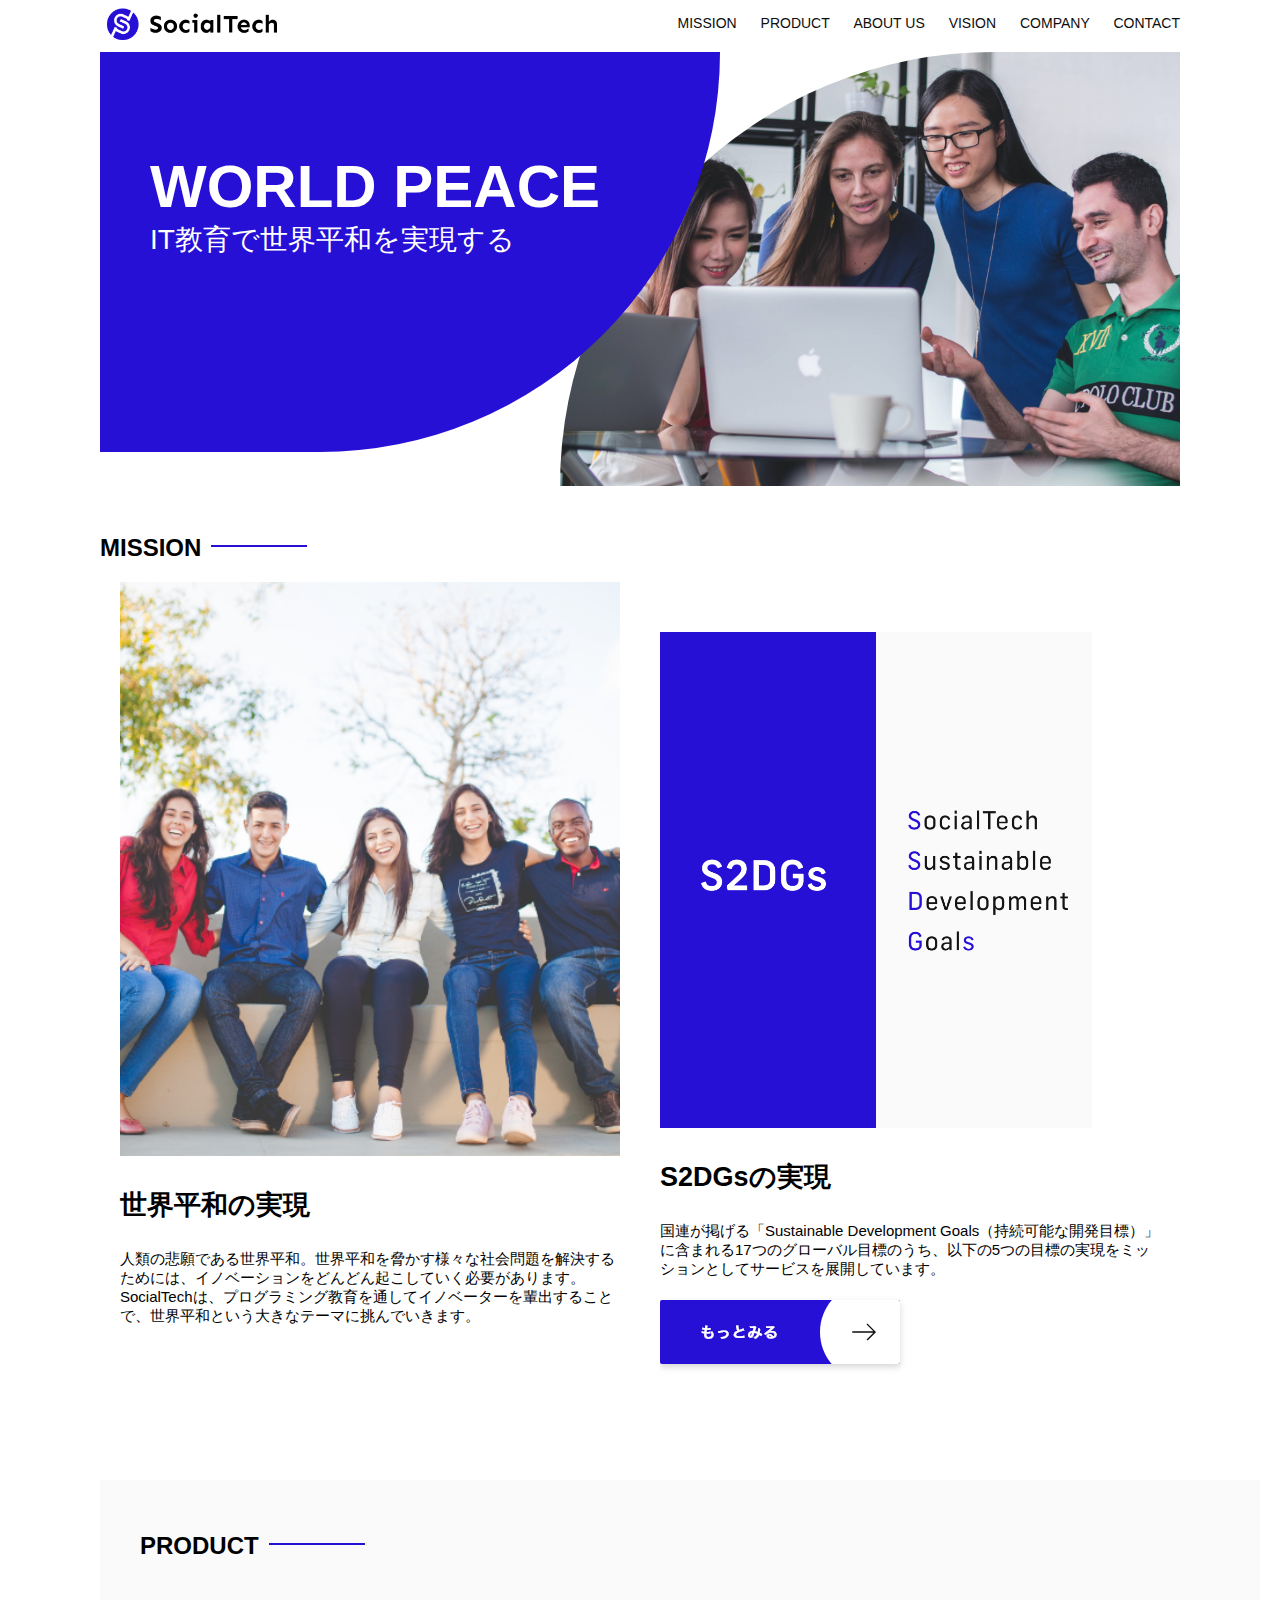
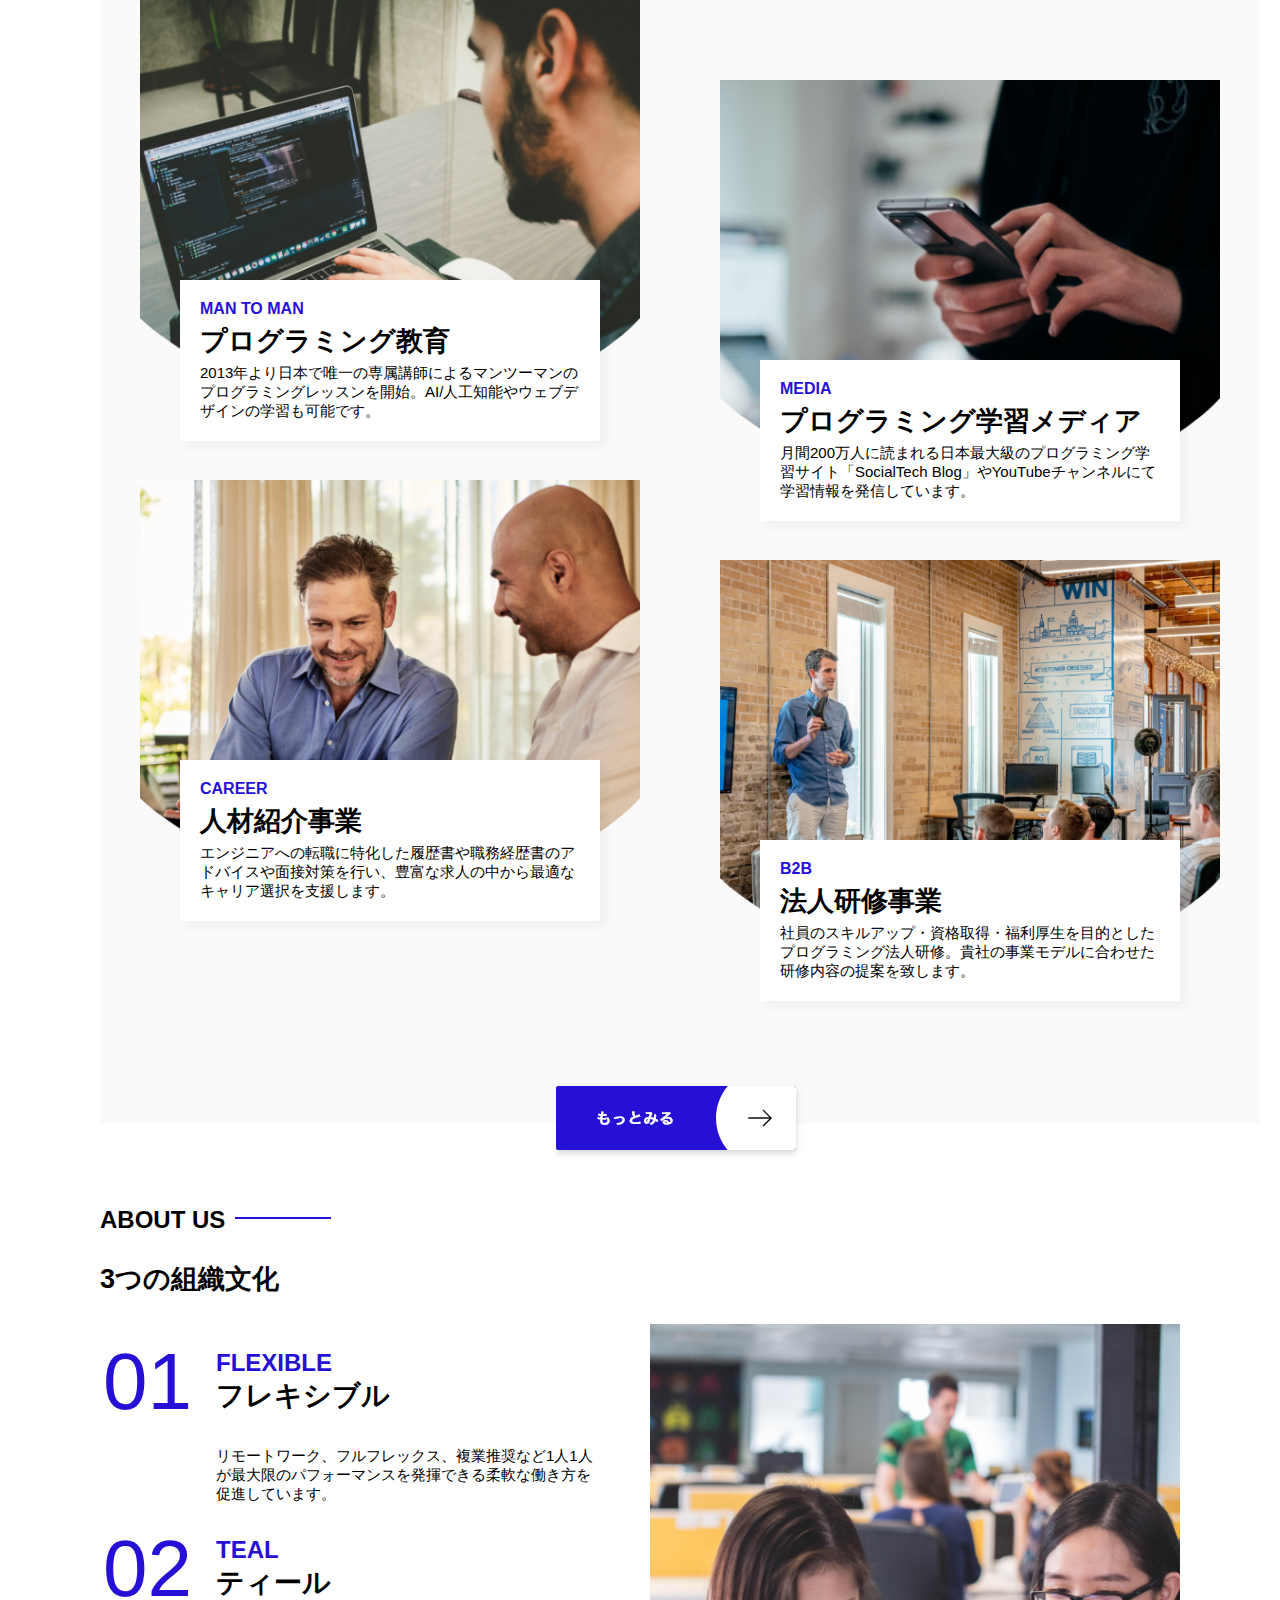
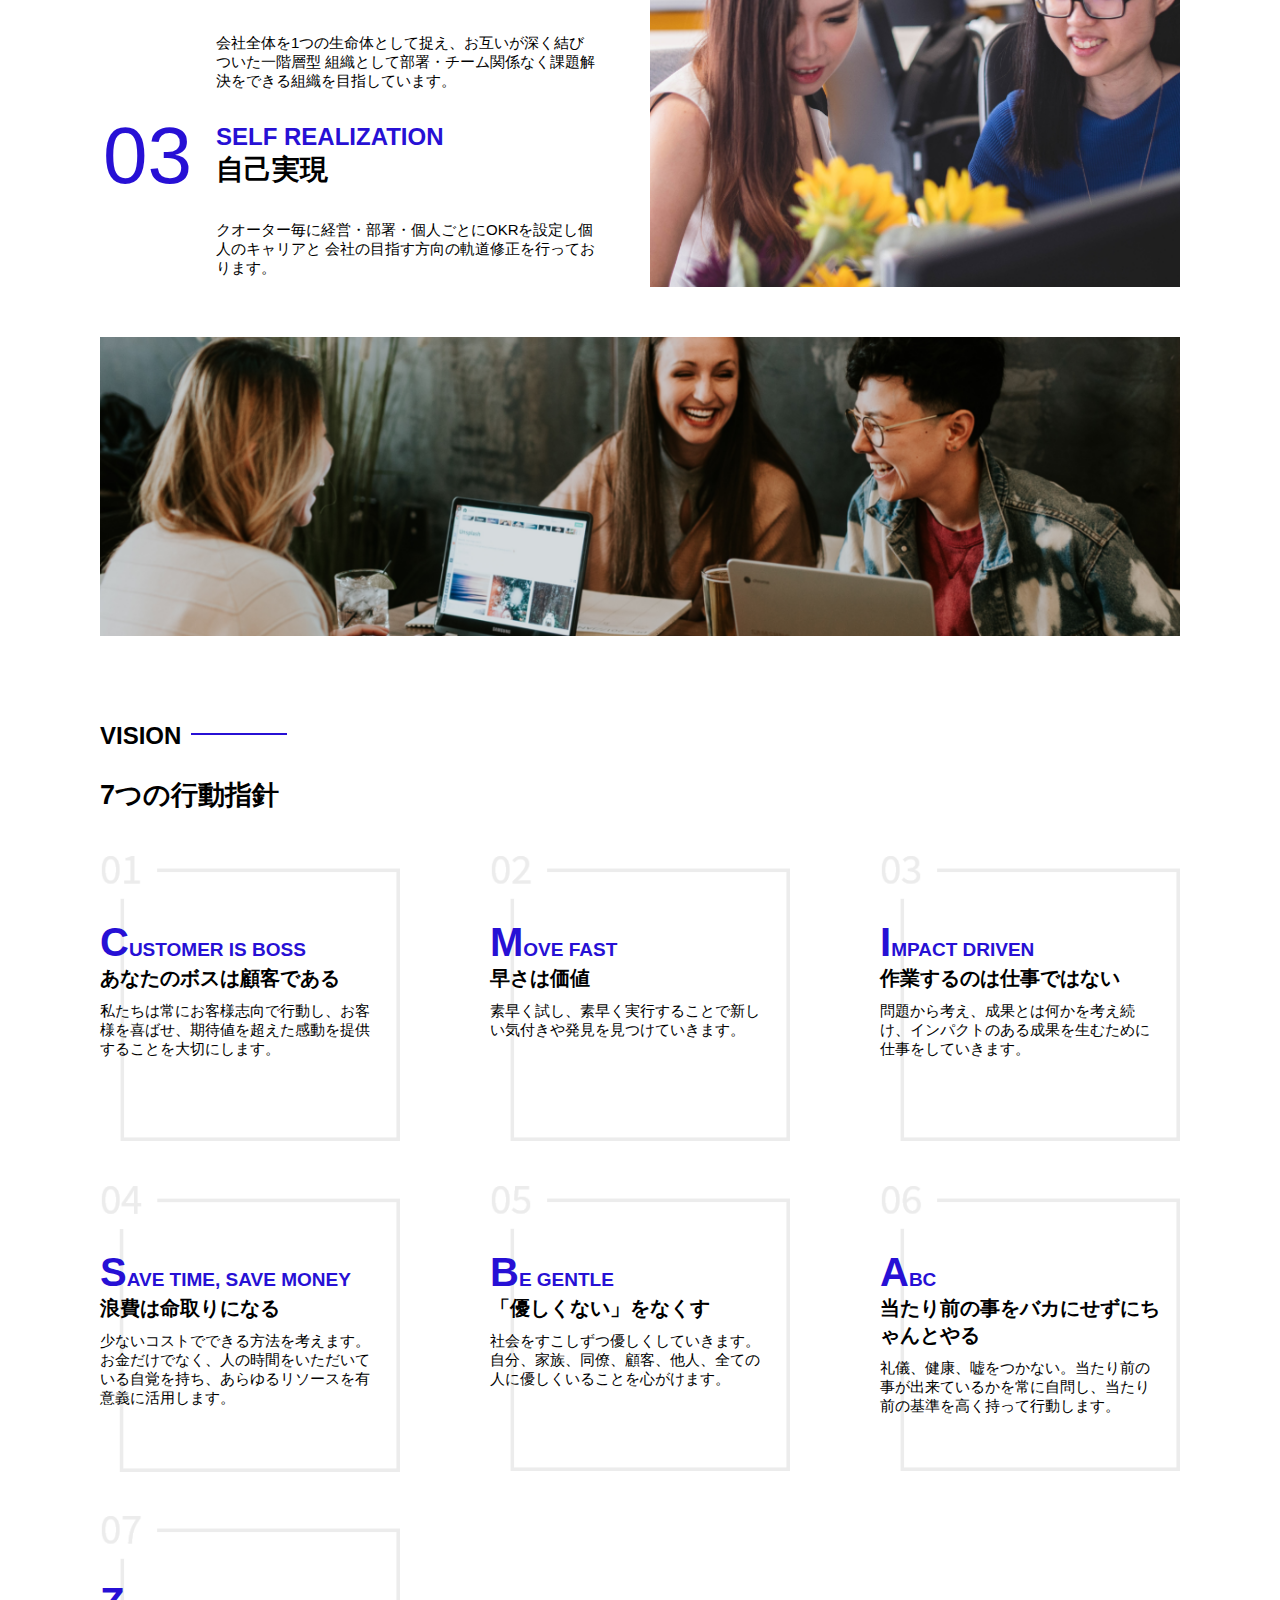
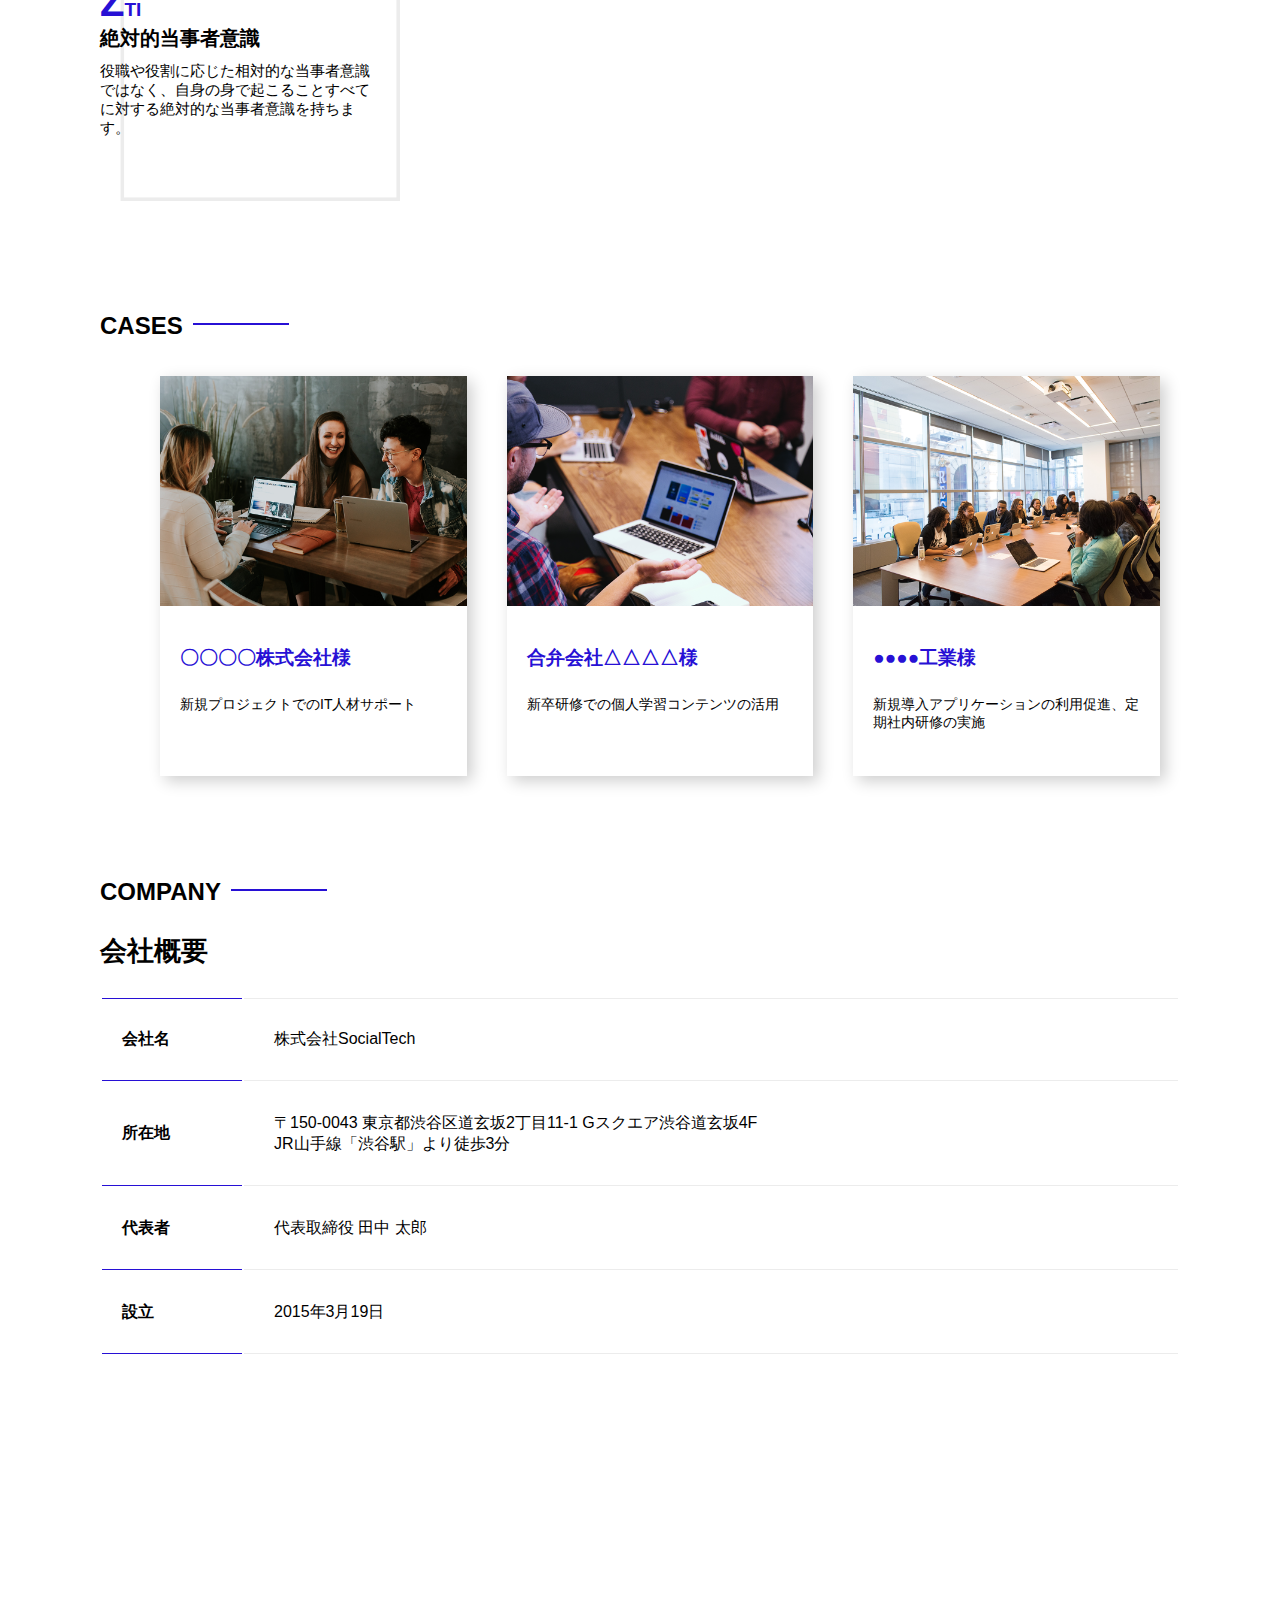
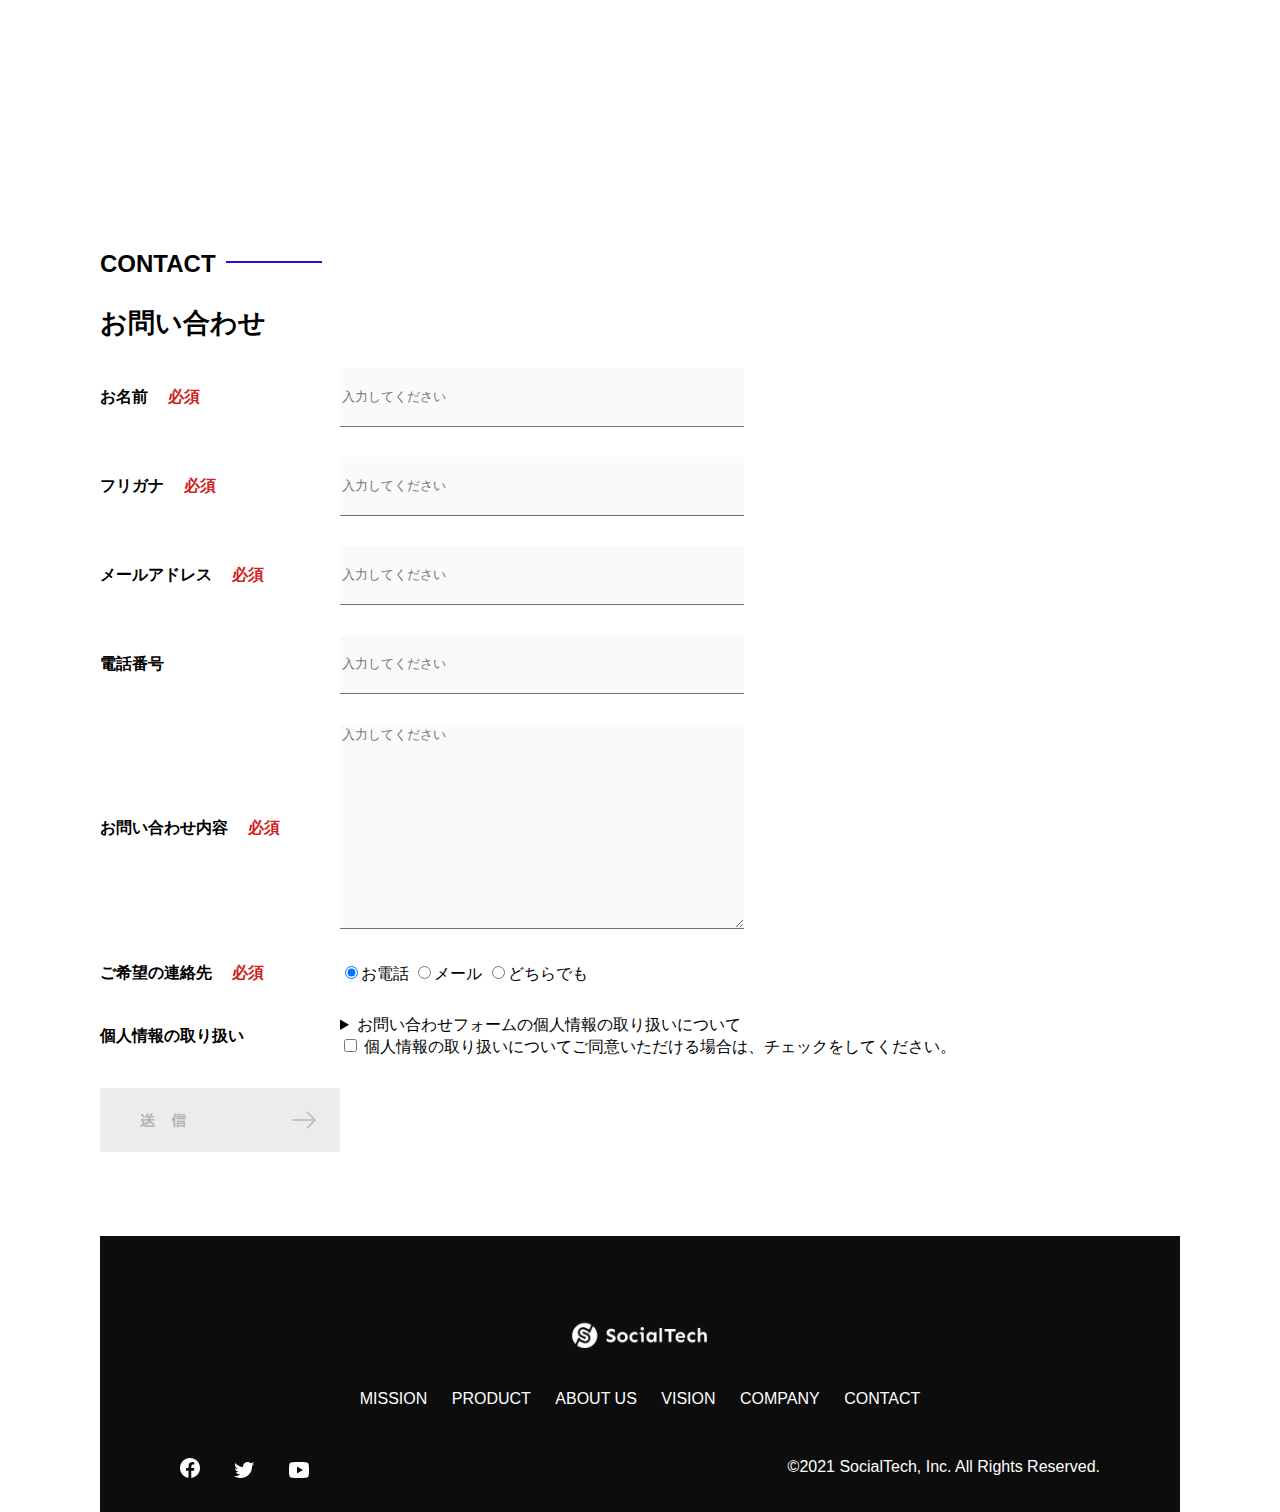
<file: kadai_012/index.html>
<!DOCTYPE html>
<html>
  <head>
    <title>SocialTech</title>
    <meta charset="UTF-8" />
    <meta
      name="description"
      content="SocialTechはEdTech業界のリーディングカンパニーを目指します。"
    />
    <meta name="viewport" content="width=device-width, initial-scale=1.0" />
    <link rel="stylesheet" href="style.css" />
  </head>
  <body>
    <!-- ヘッダー -->
    <header>
      <!-- ロゴ -->
      <a href="index.html" id="logo"
        ><img src="images/logo.png" alt="トップページに戻る"
      /></a>

      <!-- PC用ナビゲーション -->
      <nav id="nav-pc">
        <a href="mission.html">MISSION</a>
        <a href="product.html">PRODUCT</a>
        <a href="index.html#aboutus">ABOUT US</a>
        <a href="index.html#vision">VISION</a>
        <a href="index.html#company">COMPANY</a>
        <a href="index.html#contact">CONTACT</a>
      </nav>
    </header>
    <main>
      <article>
        <!-- メインビジュアル -->
        <section id="main-visual">
          <div id="main-message">
            <h1>WORLD PEACE</h1>
            <p>IT教育で世界平和を実現する</p>
          </div>
          <img
            src="images/index/index-main.png"
            alt="PCの周りに集まる多国籍の仲間たち"
          />
        </section>
        <!--ミッション-->
        <section id="mission">
          <h2 class="index-h2">MISSION</h2>
          <div id="mission-flex">
            <div>
              <img
                id="mission-photo"
                src="images/index/index-mission.png"
                alt="屋外のベンチで写真を撮影する多国籍の仲間たち"
              />
              <h3>世界平和の実現</h3>
              <p>
                人類の悲願である世界平和。世界平和を脅かす様々な社会問題を解決するためには、イノベーションをどんどん起こしていく必要があります。SocialTechは、プログラミング教育を通してイノベーターを輩出することで、世界平和という大きなテーマに挑んでいきます。
              </p>
            </div>
            <div>
              <img id="s2dgs" src="images/index/s2dgs.png" alt="S2DGs" />
              <h3>S2DGsの実現</h3>
              <p>
                国連が掲げる「Sustainable Development
                Goals（持続可能な開発目標）」に含まれる17つのグローバル目標のうち、以下の5つの目標の実現をミッションとしてサービスを展開しています。
              </p>
              <a href="mission.html">
                <img src="images/button-more.png" alt="もっとみる" />
              </a>
            </div>
          </div>
        </section>
        <!-- プロダクト -->
        <section id="product">
          <h2 class="index-h2">PRODUCT</h2>
          <div>
            <div id="product-left">
              <div>
                <img
                  class="product-photo"
                  src="images/index/index-mantoman.png"
                  alt="PCでコードを書く男性"
                />
                <div class="product-explain">
                  <span>MAN TO MAN</span>
                  <h3>プログラミング教育</h3>
                  <p>
                    2013年より日本で唯一の専属講師によるマンツーマンのプログラミングレッスンを開始。AI/人工知能やウェブデザインの学習も可能です。
                  </p>
                </div>
              </div>
              <div>
                <img
                  class="product-photo"
                  src="images/index/index-career.png"
                  alt="笑顔で話し合う2人の男性"
                />
                <div class="product-explain">
                  <span>CAREER</span>
                  <h3>人材紹介事業</h3>
                  <p>
                    エンジニアへの転職に特化した履歴書や職務経歴書のアドバイスや面接対策を行い、豊富な求人の中から最適なキャリア選択を支援します。
                  </p>
                </div>
              </div>
            </div>
            <div id="product-right">
              <div>
                <img
                  class="product-photo"
                  src="images/index/index-media.png"
                  alt="スマートフォンを操作する人"
                />
                <div class="product-explain">
                  <span>MEDIA</span>
                  <h3>プログラミング学習メディア</h3>
                  <p>
                    月間200万人に読まれる日本最大級のプログラミング学習サイト「SocialTech
                    Blog」やYouTubeチャンネルにて学習情報を発信しています。
                  </p>
                </div>
              </div>
              <div>
                <img
                  class="product-photo"
                  src="images/index/index-b2b.png"
                  alt="講演中の男性とそれを聴く人々"
                />
                <div class="product-explain">
                  <span>B2B</span>
                  <h3>法人研修事業</h3>
                  <p>
                    社員のスキルアップ・資格取得・福利厚生を目的としたプログラミング法人研修。貴社の事業モデルに合わせた研修内容の提案を致します。
                  </p>
                </div>
              </div>
            </div>
          </div>
          <div>
            <a id="product-more" href="product.html">
              <img src="images/button-more.png" alt="もっとみる" />
            </a>
          </div>
        </section>
        <!---ABOUT US-->
        <section id="aboutus">
          <h2 class="index-h2">ABOUT US</h2>
          <h3>3つの組織文化</h3>
          <div>
            <table class="culture-table">
              <tr>
                <td>
                  <span class="culture-num">01</span>
                </td>
                <td>
                  <span class="culture-en">FLEXIBLE</span>
                  <span class="culture-jp">フレキシブル</span>
                </td>
              </tr>
              <tr>
                <td>
                  <!--空のセル-->
                </td>
                <td>
                  <p class="culture-description">
                    リモートワーク、フルフレックス、複業推奨など1人1人が最大限のパフォーマンスを発揮できる柔軟な働き方を促進しています。
                  </p>
                </td>
              </tr>
              <tr>
                <td>
                  <span class="culture-num">02</span>
                </td>
                <td>
                  <span class="culture-en">TEAL</span>
                  <span class="culture-jp">ティール</span>
                </td>
              </tr>
              <tr>
                <td>
                  <!--空のセル-->
                </td>
                <td>
                  <p class="culture-description">
                    会社全体を1つの生命体として捉え、お互いが深く結びついた一階層型
                    組織として部署・チーム関係なく課題解決をできる組織を目指しています。
                  </p>
                </td>
              </tr>
              <tr>
                <td>
                  <span class="culture-num">03</span>
                </td>
                <td>
                  <span class="culture-en">SELF REALIZATION</span>
                  <span class="culture-jp">自己実現</span>
                </td>
              </tr>
              <tr>
                <td>
                  <!--空のセル-->
                </td>
                <td>
                  <p class="culture-description">
                    クオーター毎に経営・部署・個人ごとにOKRを設定し個人のキャリアと
                    会社の目指す方向の軌道修正を行っております。
                  </p>
                </td>
              </tr>
            </table>
            <img
              class="culture-img"
              src="images/index/index-aboutus1.png"
              alt="笑顔で話し合う2人の女性"
            />
          </div>
          <img
            class="culture-img2"
            src="images/index/index-aboutus2.png"
            alt="笑顔で話し合う3人の男女"
          />
        </section>
        <!-- VISION -->
        <section id="vision">
          <h2 class="index-h2">VISION</h2>
          <h3>7つの行動指針</h3>
          <div>
            <div class="vision-box">
              <img src="images/index/vision-01.png" alt="01" />
              <span>
                <h4>CUSTOMER IS BOSS</h4>
                <h5>あなたのボスは顧客である</h5>
                <p>
                  私たちは常にお客様志向で行動し、お客様を喜ばせ、期待値を超えた感動を提供することを大切にします。
                </p>
              </span>
            </div>
            <div class="vision-box">
              <img src="images/index/vision-02.png" alt="02" />
              <span>
                <h4>MOVE FAST</h4>
                <h5>早さは価値</h5>
                <p>
                  素早く試し、素早く実行することで新しい気付きや発見を見つけていきます。
                </p>
              </span>
            </div>
            <div class="vision-box">
              <img src="images/index/vision-03.png" alt="03" />
              <span>
                <h4>IMPACT DRIVEN</h4>
                <h5>作業するのは仕事ではない</h5>
                <p>
                  問題から考え、成果とは何かを考え続け、インパクトのある成果を生むために仕事をしていきます。
                </p>
              </span>
            </div>
            <div class="vision-box">
              <img src="images/index/vision-04.png" alt="04" />
              <span>
                <h4>SAVE TIME, SAVE MONEY</h4>
                <h5>浪費は命取りになる</h5>
                <p>
                  少ないコストでできる方法を考えます。お金だけでなく、人の時間をいただいている自覚を持ち、あらゆるリソースを有意義に活用します。
                </p>
              </span>
            </div>
            <div class="vision-box">
              <img src="images/index/vision-05.png" alt="05" />
              <span>
                <h4>BE GENTLE</h4>
                <h5>「優しくない」をなくす</h5>
                <p>
                  社会をすこしずつ優しくしていきます。自分、家族、同僚、顧客、他人、全ての人に優しくいることを心がけます。
                </p>
              </span>
            </div>
            <div class="vision-box">
              <img src="images/index/vision-06.png" alt="06" />
              <span>
                <h4>ABC</h4>
                <h5>当たり前の事をバカにせずにちゃんとやる</h5>
                <p>
                  礼儀、健康、嘘をつかない。当たり前の事が出来ているかを常に自問し、当たり前の基準を高く持って行動します。
                </p>
              </span>
            </div>
            <div class="vision-box">
              <img src="images/index/vision-07.png" alt="07" />
              <span>
                <h4>ZTI</h4>
                <h5>絶対的当事者意識</h5>
                <p>
                  役職や役割に応じた相対的な当事者意識ではなく、自身の身で起こることすべてに対する絶対的な当事者意識を持ちます。
                </p>
              </span>
            </div>
          </div>
        </section>
        <!-- CASES -->
        <section id="cases">
          <h2 class="index-h2">CASES</h2>
          <ul>
            <li class="case-card">
              <img class="case-img" src="images/index/case-1.png" alt="仲良く語り合う3人">
              <div class="case-info">
                <h4 class="case-name">〇〇〇〇株式会社様</h4>
                <p class="case-content">新規プロジェクトでのIT人材サポート</p>
              </div>
            </li>
            <li class="case-card">
              <img class="case-img" src="images/index/case-2.png" alt="PCでコンテンツを見る">
              <div class="case-info">
                <h4 class="case-name">合弁会社△△△△様</h4>
                <p class="case-content">新卒研修での個人学習コンテンツの活用</p>
              </div>
            </li>
            <li class="case-card">
              <img class="case-img" src="images/index/case-3.png" alt="社内研修中の会議室">
              <div class="case-info">
                <h4 class="case-name">●●●●工業様</h4>
                <p class="case-content">新規導入アプリケーションの利用促進、定期社内研修の実施</p>
              </div>
            </li>
          </ul>

        </section>
        <!-- COMPANY -->
        <section id="company">
          <h2 class="index-h2">COMPANY</h2>
          <h3>会社概要</h3>
          <table id="company-table">
            <tr>
              <th class="tableheader-first">会社名</th>
              <td class="cell-first">株式会社SocialTech</td>
            </tr>
            <tr>
              <th class="tableheader">所在地</th>
              <td class="cell">
                〒150-0043 東京都渋谷区道玄坂2丁目11-1 Gスクエア渋谷道玄坂4F<br />JR山手線「渋谷駅」より徒歩3分
              </td>
            </tr>
            <tr>
              <th class="tableheader">代表者</th>
              <td class="cell">代表取締役 田中 太郎</td>
            </tr>
            <tr>
              <th class="tableheader">設立</th>
              <td class="cell">2015年3月19日</td>
            </tr>
          </table>
          <iframe
            src="https://www.google.com/maps/embed?pb=!1m18!1m12!1m3!1d3241.7759544892483!2d139.69399665123464!3d35.65789123876098!2m3!1f0!2f0!3f0!3m2!1i1024!2i768!4f13.1!3m3!1m2!1s0x60188caa0042e8d1%3A0xba130bea826a7aa2!2z44CSMTUwLTAwNDMg5p2x5Lqs6YO95riL6LC35Yy66YGT546E5Z2C77yS5LiB55uu77yR77yR4oiS77yR!5e0!3m2!1sja!2sjp!4v1636872991912!5m2!1sja!2sjp"
            style="border: 0"
            allowfullscreen=""
            loading="lazy"
          >
          </iframe>
        </section>
        <!-- お問い合わせフォーム -->
        <section id="contact">
          <h2 class="index-h2">CONTACT</h2>
          <h3>お問い合わせ</h3>
          <form>
            <div>
              <div class="contact-heading">
                <label class="contact-label"
                  >お名前<span class="contact-span">必須</span></label
                >
              </div>
              <div class="contact-form">
                <input
                  type="text"
                  name="name"
                  placeholder="入力してください"
                  class="contact-textbox"
                />
              </div>
            </div>
            <div>
              <div class="contact-heading">
                <label class="contact-label"
                  >フリガナ<span class="contact-span">必須</span></label
                >
              </div>
              <div>
                <input
                  type="text"
                  name="hurigana"
                  placeholder="入力してください"
                  class="contact-textbox"
                />
              </div>
            </div>
            <div>
              <div class="contact-heading">
                <label class="contact-label"
                  >メールアドレス<span class="contact-span">必須</span></label
                >
              </div>
              <div>
                <input
                  type="text"
                  name="email"
                  placeholder="入力してください"
                  class="contact-textbox"
                />
              </div>
            </div>
            <div>
              <div class="contact-heading">
                <label class="contact-label">電話番号</label>
              </div>
              <div>
                <input
                  type="text"
                  name="tel"
                  placeholder="入力してください"
                  class="contact-textbox"
                />
              </div>
            </div>
            <div>
              <div class="contact-heading">
                <label class="contact-label"
                  >お問い合わせ内容<span class="contact-span">必須</span></label
                >
              </div>
              <div>
                <textarea
                  class="contact-textarea"
                  placeholder="入力してください"
                  name="message"
                ></textarea>
              </div>
            </div>
            <div>
              <div class="contact-heading">
                <label class="contact-label"
                  >ご希望の連絡先<span class="contact-span">必須</span></label
                >
              </div>
              <div>
                <input
                  class="radiobutton"
                  type="radio"
                  value="tel"
                  name="contact"
                  checked
                /><label>お電話</label>
                <input
                  class="radiobutton"
                  type="radio"
                  value="mail"
                  name="contact"
                /><label>メール</label>
                <input
                  class="radiobutton"
                  type="radio"
                  value="both"
                  name="contact"
                /><label>どちらでも</label>
              </div>
            </div>
            <div>
              <div class="contact-heading">
                <label class="contact-label">個人情報の取り扱い</label>
              </div>
              <div>
                <details>
                  <summary>
                    お問い合わせフォームの個人情報の取り扱いについて
                  </summary>
                  <div>
                    <span>１．組織の名称又は氏名</span><br />
                    株式会社SocialTech<br /><br />
                    <span
                      >２．個人情報保護管理者（若しくはその代理人）の氏名又は職名、所属及び連絡先
                      鈴木 一郎 コーポレート部</span
                    ><br />
                    メールアドレス：support@socialtech.net<br />
                    TEL：03-xxxx-xxxx<br />
                    <span>３．個人情報の利用目的</span><br />
                    ・本サービス及び本サービスに関連する情報の提供又はそれらに関する連絡のため<br />
                    ・ユーザーの本人確認のため<br />
                    ・当社サービスのご案内のため<br />
                    ・当社の商品等の広告または宣伝（電子メールによるものを含むものとします。）<br /><br />
                    <span>４．個人情報の取り扱い業務の委託</span><br />
                    個人情報の取扱業務の全部または一部を外部に業務委託する場合があります。<br />
                    その際、弊社は、個人情報を適切に保護できる管理体制を敷き実行していることを条件として<br />
                    委託先を厳選したうえで、機密保持契約を委託先と締結し、お客様の個人情報を厳密に管理させます。<br /><br />
                    <span>５．個人情報の開示等の請求</span><br />
                    お客様は、弊社に対してご自身の個人情報の開示等（利用目的の通知、開示、内容の訂正・追加・削除、利用の停止または消去、第三者への提供の停止）に関して、当社問合わせ窓口に申し出ることができます。<br />
                    その際、弊社はお客様ご本人を確認させていただいたうえで、合理的な期間内に対応いたします。<br /><br />
                    なお、個人情報に関する弊社問合わせ先は、次の通りです。<br /><br />
                    株式会社SocialTech　個人情報問合せ窓口<br />
                    〒150-0043　東京都渋谷区道玄坂2丁目11-1 Ｇスクエア渋谷道玄坂
                    4F<br />
                    メールアドレス：support@socialtech.net　TEL：03-xxxx-xxxx<br /><br />
                    <span>６．個人情報を提供されることの任意性について</span
                    ><br /><br />
                    お客様がご自身の個人情報を弊社に提供されるか否かは、お客様のご判断によりますが、もしご提供されない場合には、適切なサービスが提供できない場合がありますので予めご了承ください。
                  </div>
                </details>
                <input type="checkbox" name="agree" />
                <span
                  >個人情報の取り扱いについてご同意いただける場合は、チェックをしてください。</span
                >
              </div>
            </div>
            <input
              type="image"
              value="Submit"
              src="images/button-submit.png"
              alt="送信する"
            />
          </form>
        </section>
      </article>
      <footer>
        <div id="footer-logo">
          <img src="images/logo-sp.png" alt="SocialTech" />
        </div>
        <div id="footer-link">
          <a href="mission.html">MISSION</a>
          <a href="product.html">PRODUCT</a>
          <a href="index.html#aboutus">ABOUT US</a>
          <a href="index.html#vision">VISION</a>
          <a href="index.html#company">COMPANY</a>
          <a href="index.html#contact">CONTACT</a>
        </div>
        <div id="sns-footer">
          <a href="https://www.facebook.com/sejuku2013"
            ><img src="images/button-facebook.png" alt="Facebookのリンク"
          /></a>
          <a href="https://twitter.com/samuraijuku"
            ><img src="images/button-twitter.png" alt="Twitterのリンク"
          /></a>
          <a href="https://www.youtube.com/channel/UCCFOQO5aDK0xXam4cUQXT8g"
            ><img src="images/button-youtube.png" alt="YouTubeのリンク"
          /></a>
          <span id="copyright"
            >&copy;2021 SocialTech, Inc. All Rights Reserved.
          </span>
        </div>
      </footer>
    </main>
  </body>
</html>
</file>
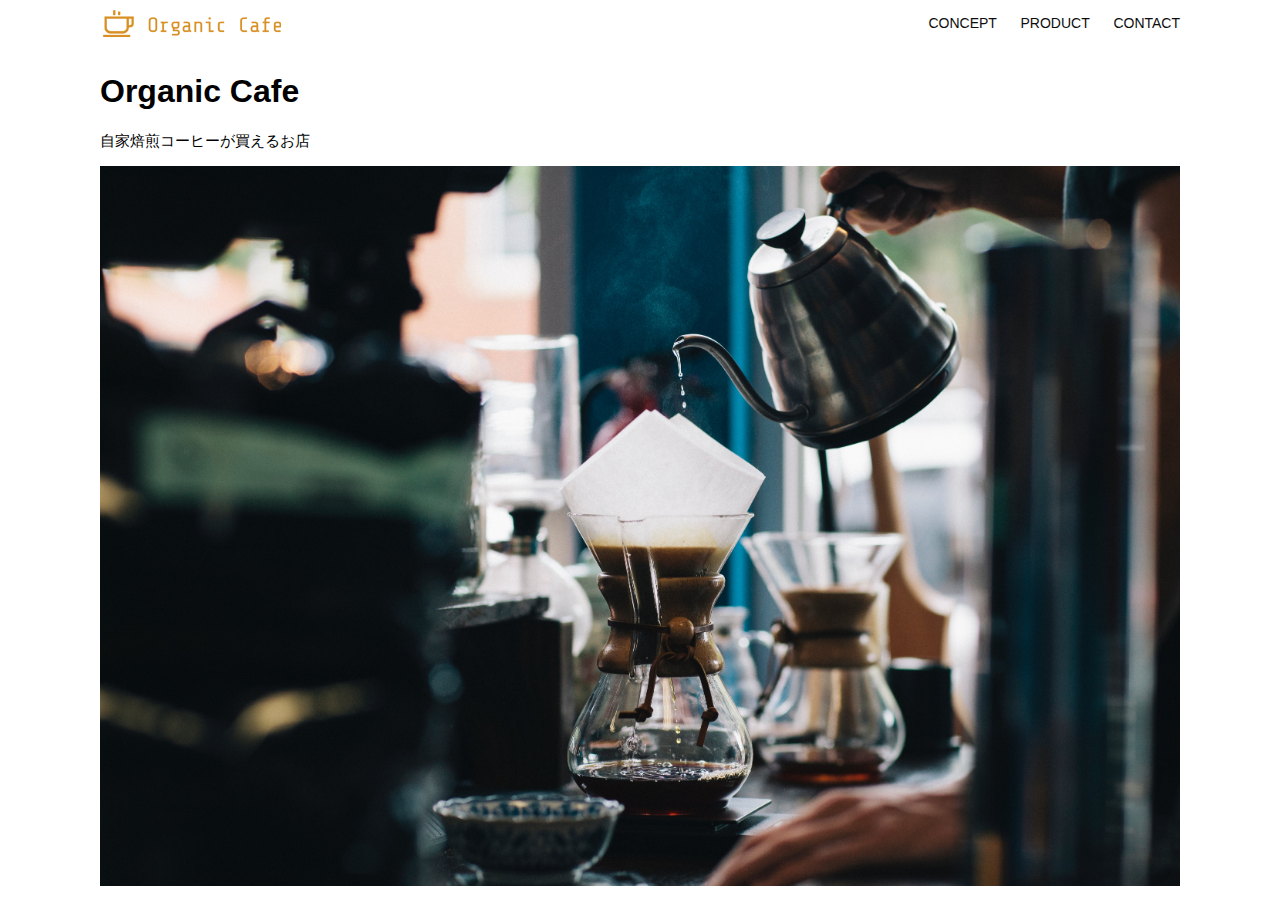
<file: kadai_013/index.html>
<!DOCTYPE html>
<html>
  <head>
    <title>Organic Cafe</title>
    <meta charset="UTF-8" />
    <meta
      name="description"
      content="自家焙煎のコーヒーがお家で楽しめるOrganic Cafe"
    />
    <meta name="viewport" content="width=device-width, initial-scale=1.0" />
    <link rel="stylesheet" href="style.css" />
  </head>
  <body>
    <!-- ヘッダー -->
    <header>
      <!-- ロゴ -->
      <a href="index.html" id="logo"
        ><img src="images/logo.png" alt="トップページに戻る"/>
      </a>
      <!-- PC用ナビゲーション -->
      <nav id="nav-pc">
        <a href="index.html#concept">CONCEPT</a>
        <a href="index.html#product">PRODUCT</a>
        <a href="index.html#contact">CONTACT</a>
      </nav>
      <img id="menu-sp" src="images/button-menu.png" alt="ナビゲーションを開く" onclick="document.getElementById('nav-sp').style.display = 'block'">
      <nav id="nav-sp">
        <img id="close" src="images/button-close.png" alt="ナビゲーションを閉じる" onclick="document.getElementById('nav-sp').style.display = 'none'">
        <a id="logo-sp" href="index.html" onclick="document.getElementById('nav-sp').style.display = 'none'"><img src="images/logo-sp.png" alt="トップページに戻る"></a>
        <a class="menu" href="index.html#concept" onclick="document.getElementById('nav-sp').style.display = 'none'">CONCEPT</a>
        <a class="menu" href="index.html#product" onclick="document.getElementById('nav-sp').style.display = 'none'">PRODUCT</a>
        <a class="menu" href="index.html#contact" onclick="document.getElementById('nav-sp').style.display = 'none'">CONTACT</a>
      </nav>
    </header>
    <main>
      <article>
        <!-- メインビジュアル -->
        <section id="main-visual">
          <div id="main-message">
            <h1>Organic Cafe</h1>
            <p>自家焙煎コーヒーが買えるお店</p>
          </div>
          <img
            src="images/main-image.jpg"
            alt="コーヒーをハンドドリップで淹れる画像"
          />
        </section>
      </article>
    </main>
  </body>
</html>
</file>
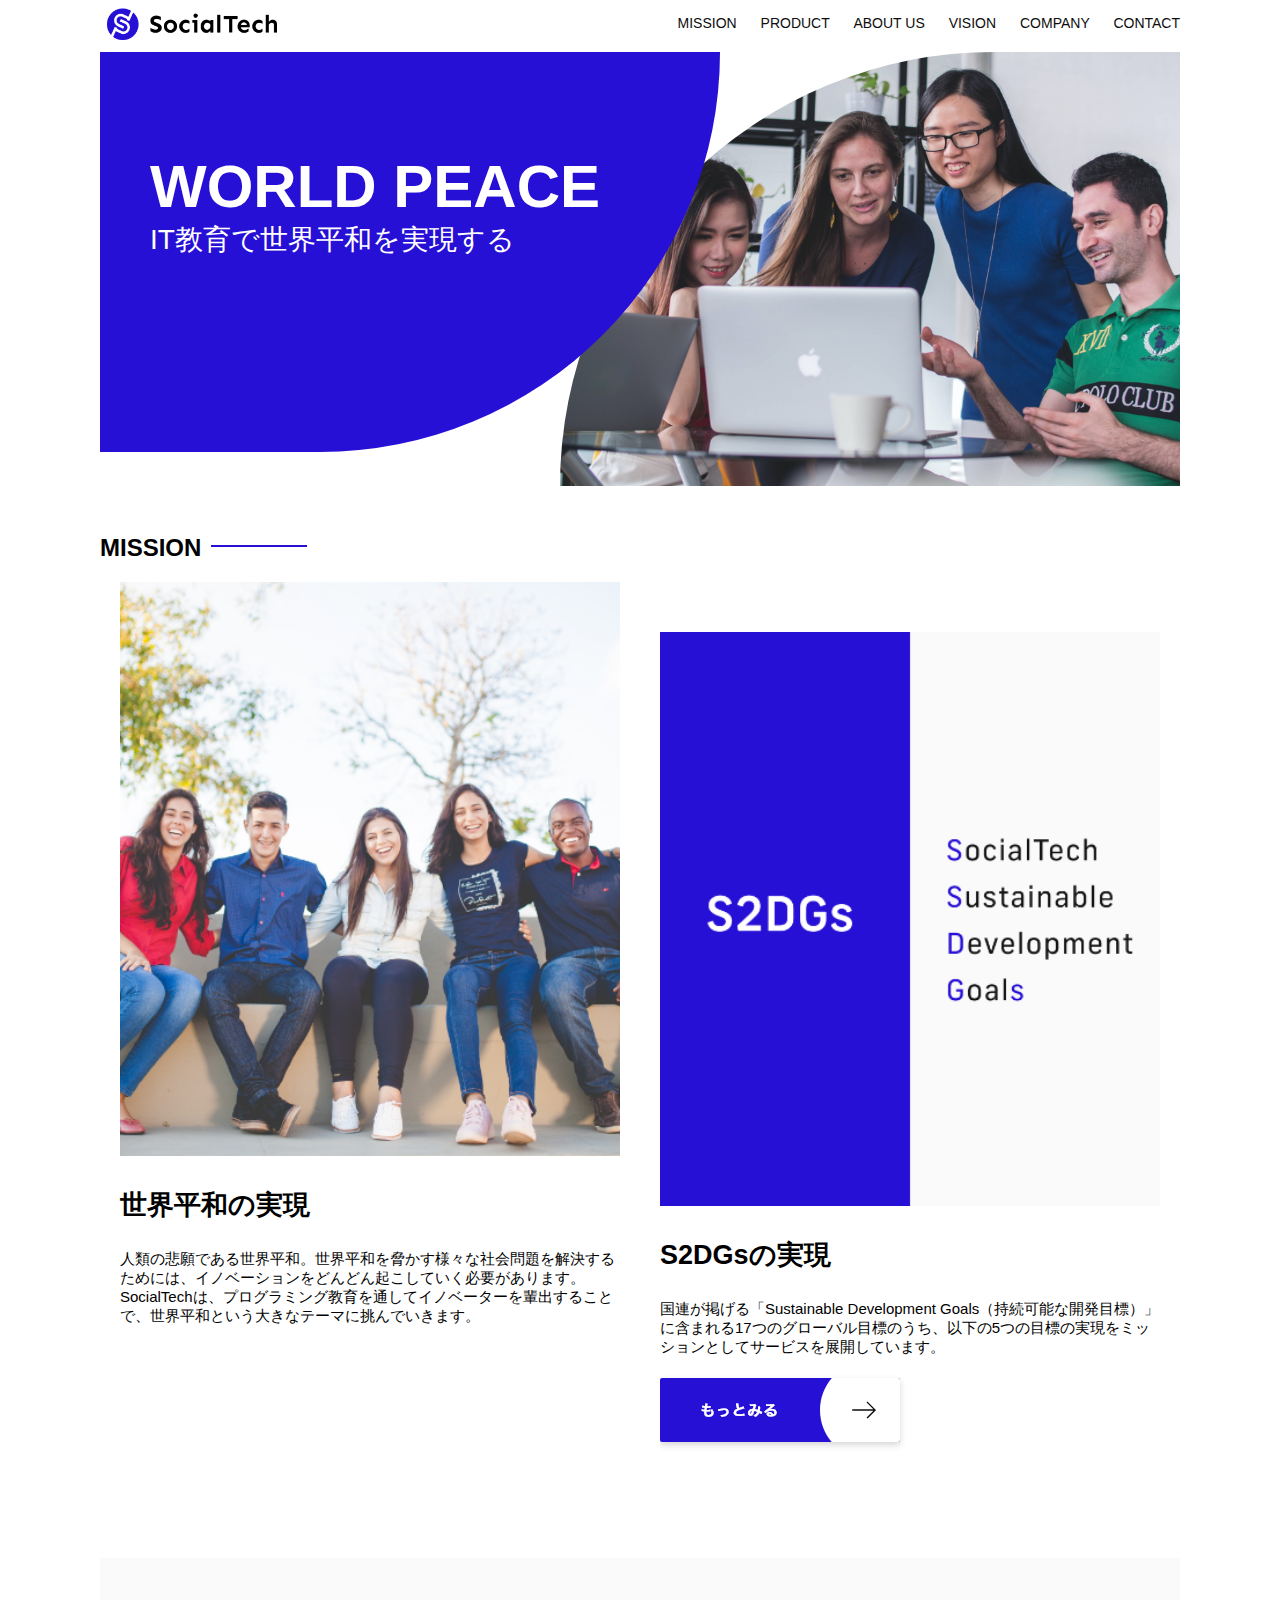
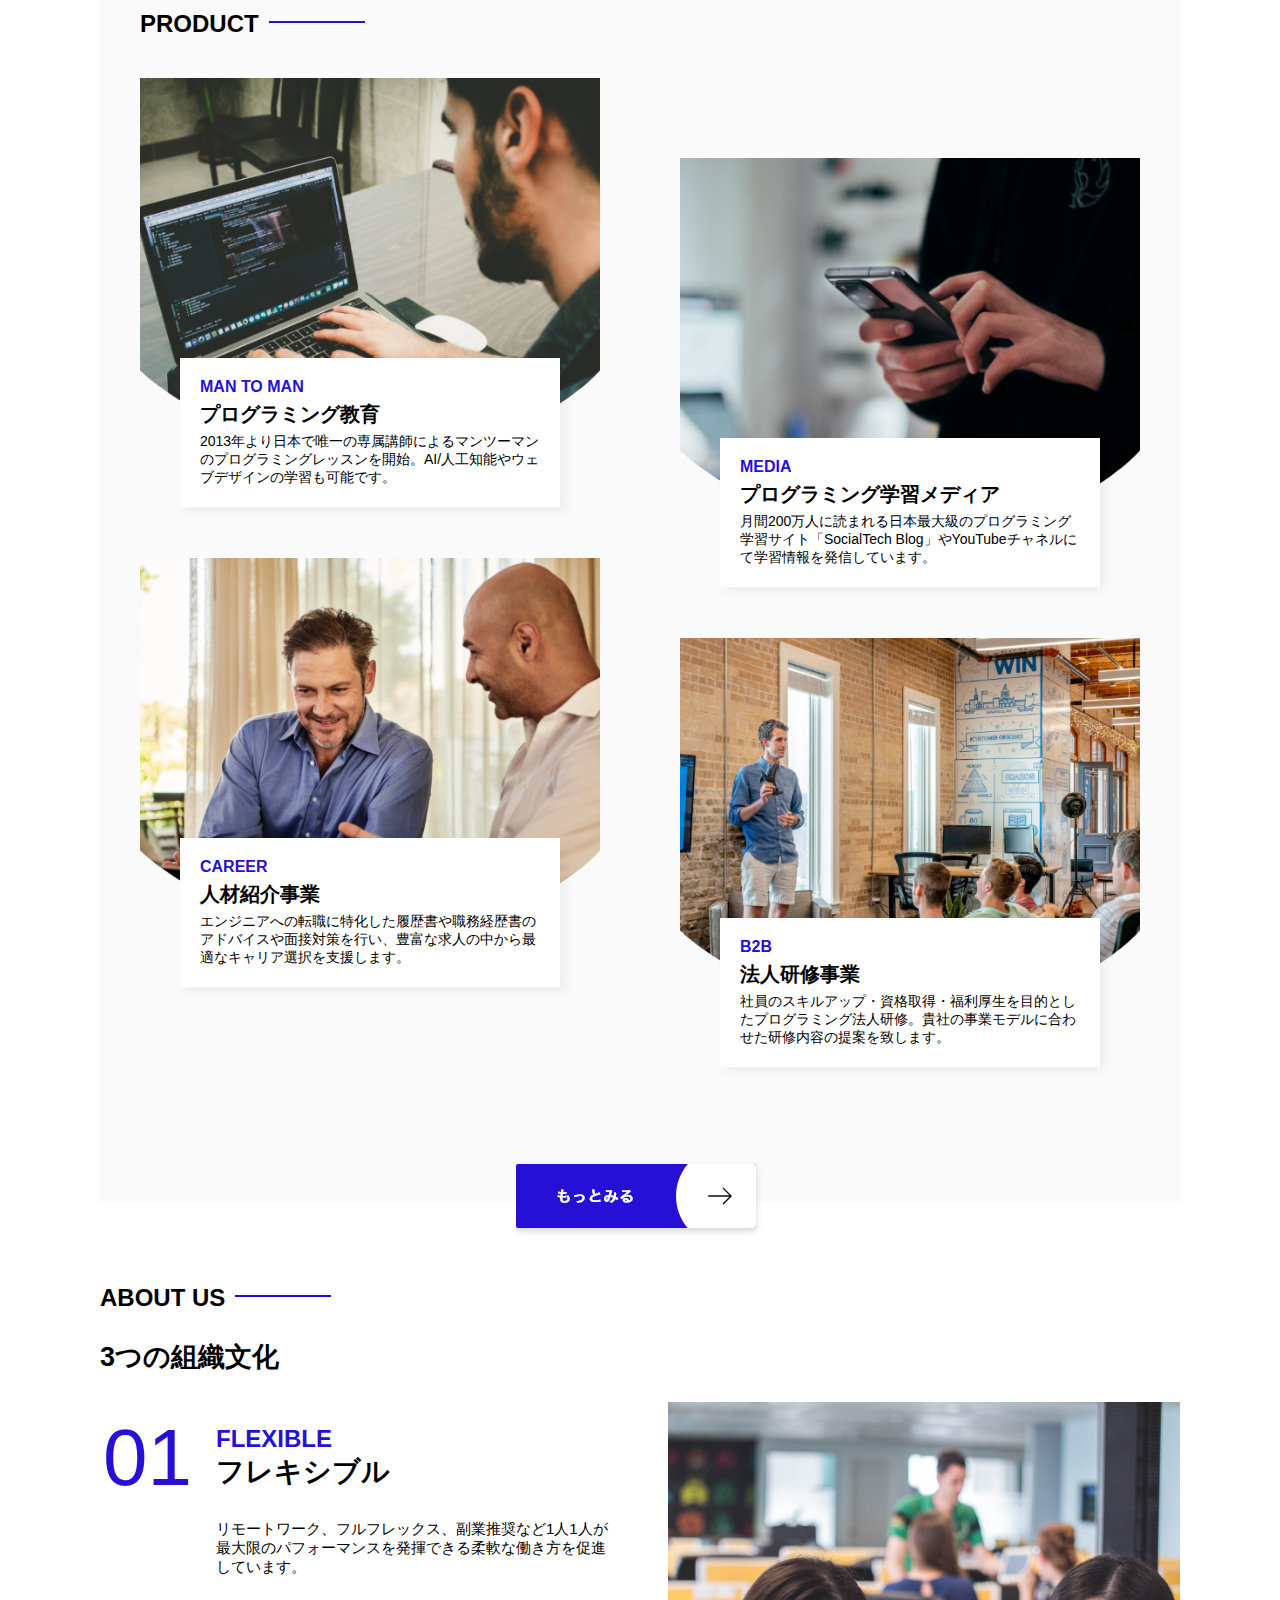
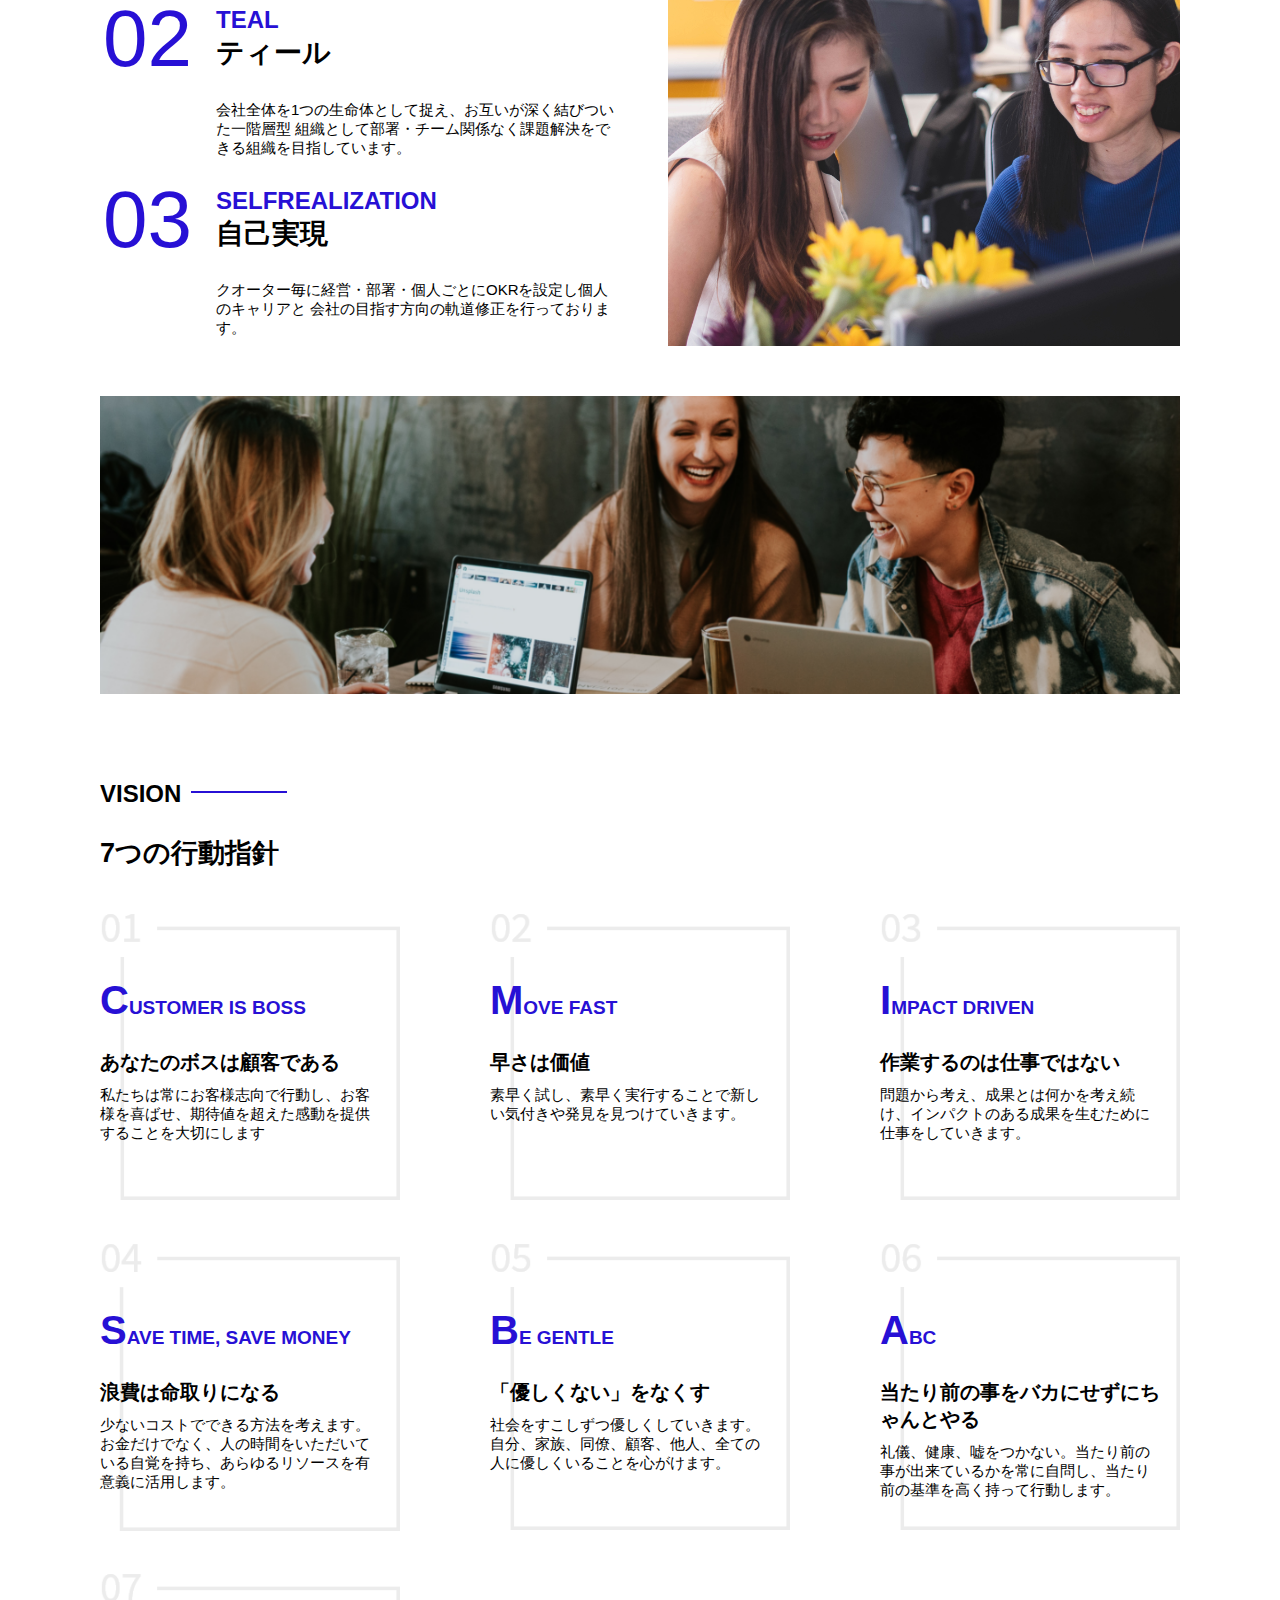
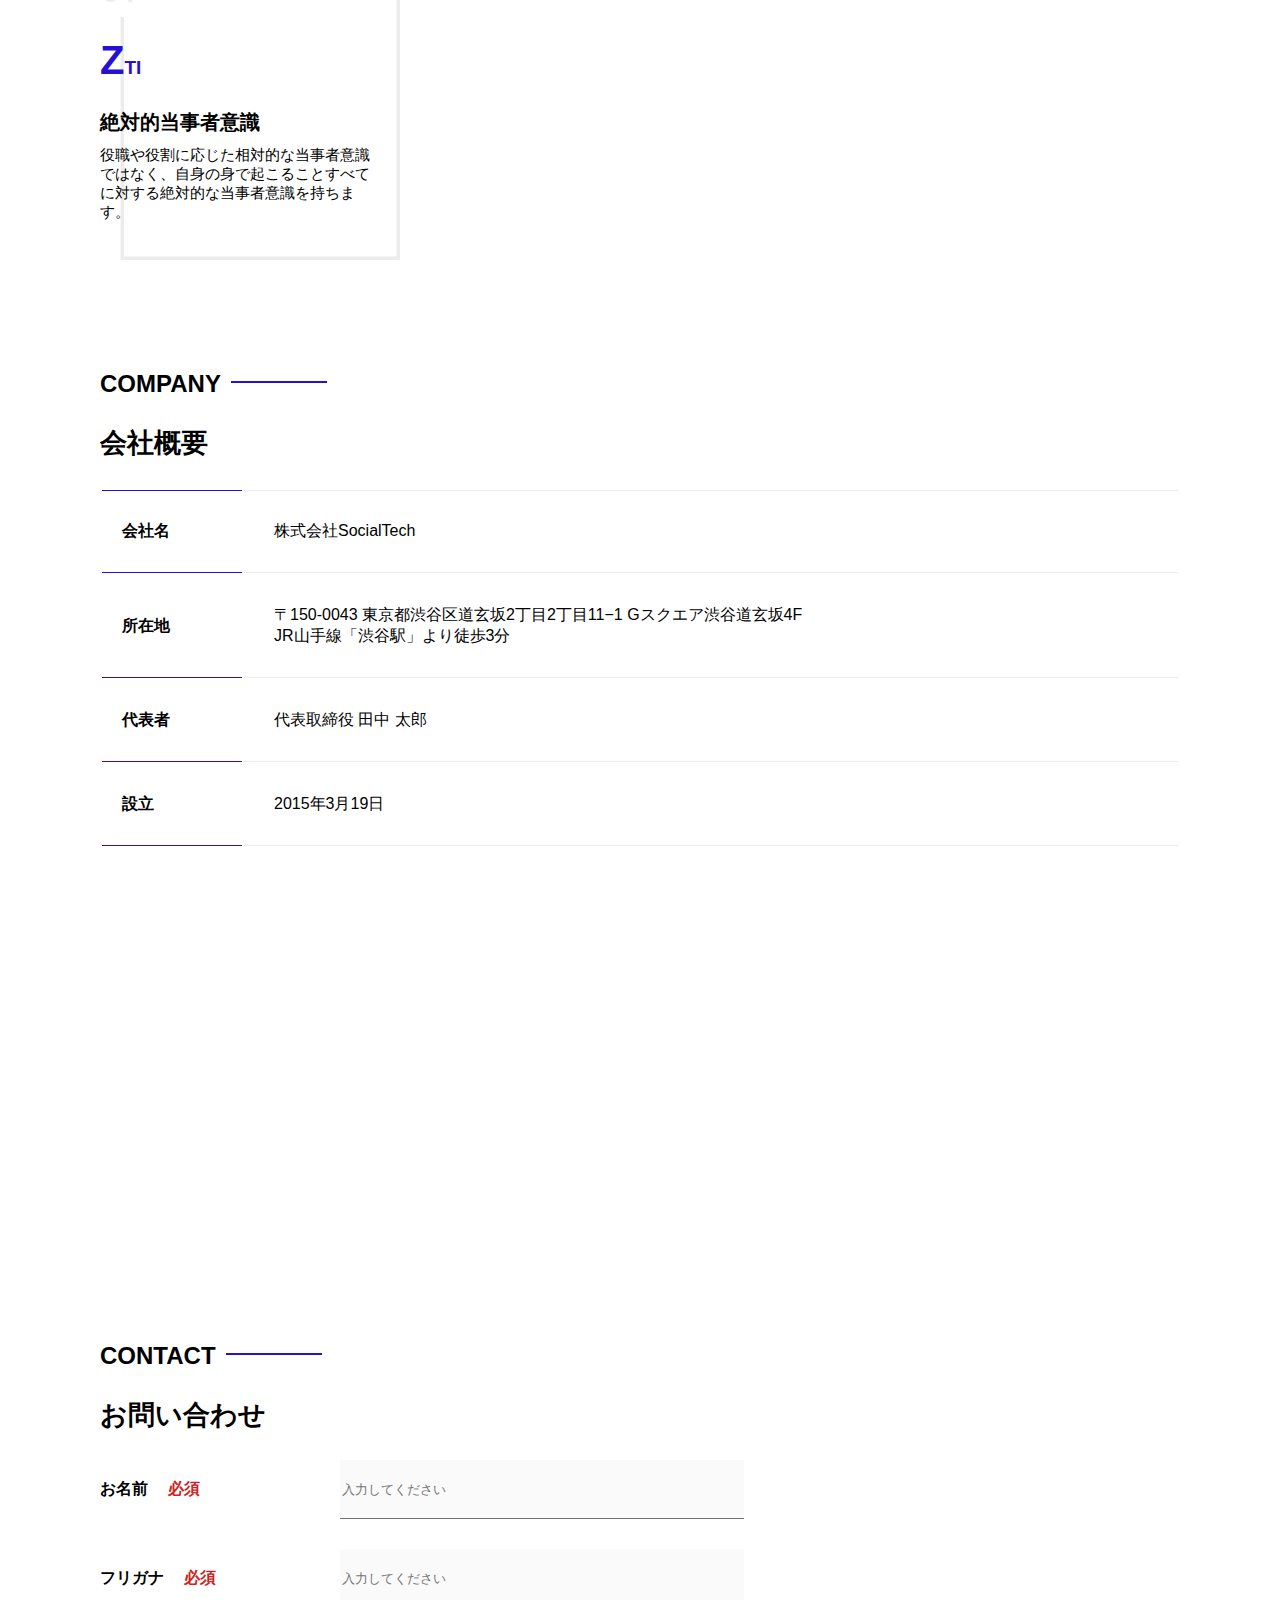
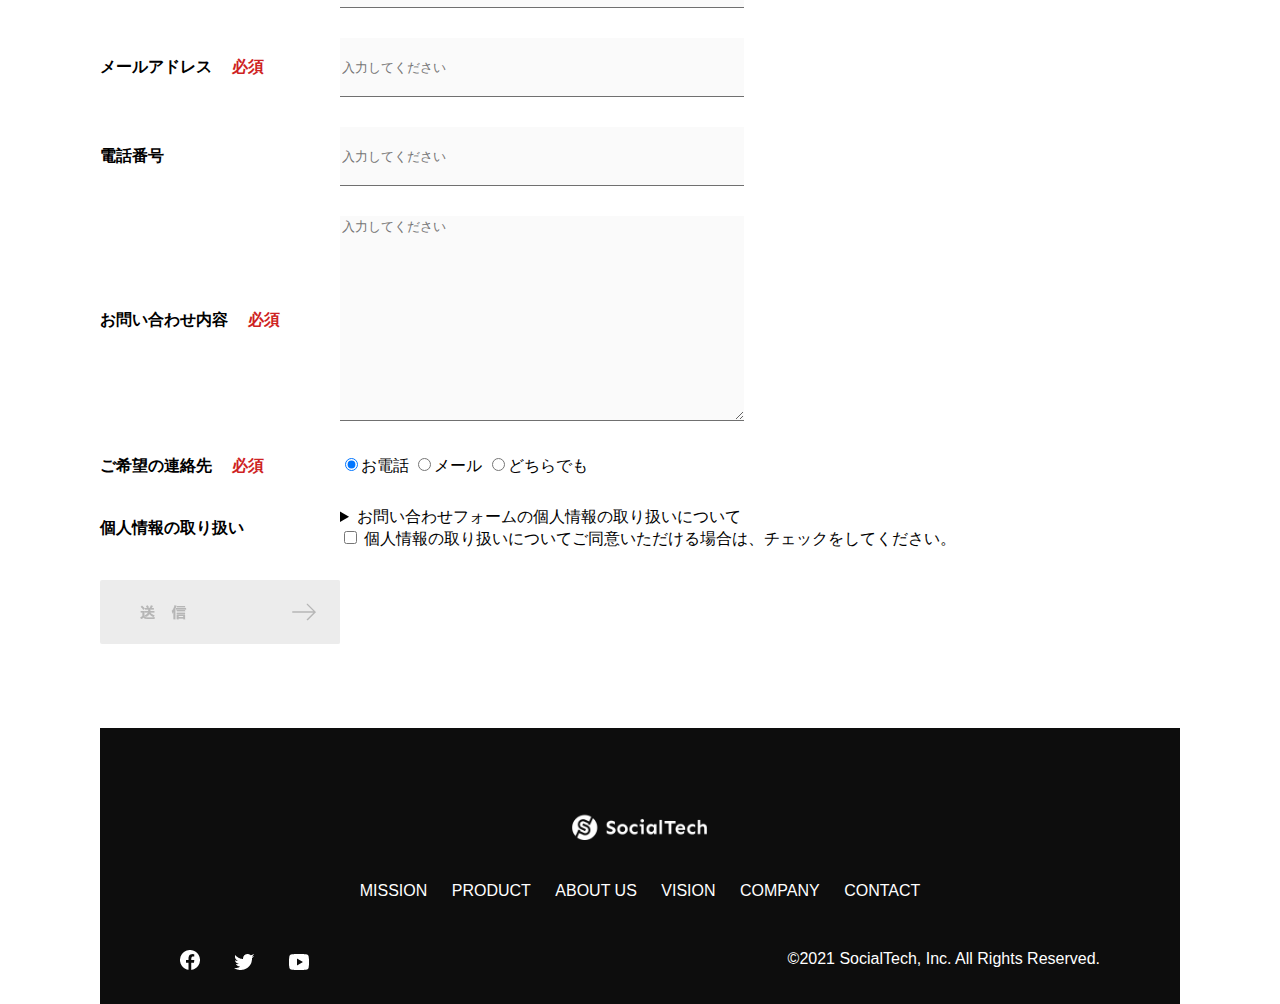
<file: kadai_tutorial_output/socialtech/index.html>
<!DOCTYPE html>
<html>
    <head>
        <title>SocialTech</title>
        <meta charset="utf-8">
        <meta name="description" content="SocialTechはEdTech業界のリーディングカンパニーを目指します。">
        <meta name="viewport" content="width=device-width, initial-scale=1.0">
        <link rel="stylesheet" href="style.css">
    </head>
    <body>
        <header>
            <a href="index.html" id="logo"><img src="images/logo.png" alt="トップページに戻る"></a>
            <nav id="nav-pc">
                <a href="mission.html">MISSION</a>
                <a href="product.html">PRODUCT</a>
                <a href="index.html#aboutus">ABOUT US</a>
                <a href="index.html#vision">VISION</a>
                <a href="index.html#company">COMPANY</a>
                <a href="index.html#contact">CONTACT</a>
            </nav>
            <img id="menu-sp" src="images/button-menu.png" alt="ナビゲーションを開く" onclick="document.getElementById('nav-sp').style.display = 'block'">
            <nav id="nav-sp">
                <img id="close" src="images/button-close.png" alt="ナビゲーションを閉じる" onclick="document.getElementById('nav-sp').style.display = 'none'">
                <a id="logo-sp" href="index.html" onclick="document.getElementById('nav-sp').style.display = 'none'">
                    <img src="images/logo-sp.png" alt="トップページに戻る">
                </a>
                <a class="menu" href="mission.html" onclick="document.getElementById('nav-sp').style.display = 'none'">MISSION</a>
                <a class="menu" href="product.html" onclick="document.getElementById('nav-sp').style.display = 'none'">PRODUCT</a>
                <a class="menu" href="index.html#aboutus" onclick="document.getElementById('nav-sp').style.display = 'none'">ABOUTUS</a>
                <a class="menu" href="index.html#vision" onclick="document.getElementById('nav-sp').style.display = 'none'">VISION</a>
                <a class="menu" href="index.html#company" onclick="document.getElementById('nav-sp').style.display = 'none'">COMPANY</a>
                <a class="menu" href="index.html#contact" onclick="document.getElementById('nav-sp').style.display = 'none'">CONTACT</a>
                <div id="sns">
                    <a href="https://www.facebook.com/sejuku2013"><img src="images/button-facebook.png" alt="Facebookのリンク"></a>
                    <a href="https://twitter.com/samuraijuku"><img src="images/button-twitter.png" alt="Twitterのリンク"></a>
                    <a href="https://www.youtube.com/channel/UCCFOQO5aDK0xXam4cUQXT8g"><img src="images/button-youtube.png" alt="YouTubeのリンク"></a>
                </div>
            </nav>
        </header>
        <main>
            <article>
                <section id="main-visual">
                    <div id="main-message">
                        <h1>WORLD PEACE</h1>
                        <p>IT教育で世界平和を実現する</p>
                    </div>
                    <img src="images/index/index-main.png" alt="PCの周りに集まる多国籍の仲間たち">
                </section>
                <section id="mission">
                    <h2 class="index-h2">MISSION</h2>
                    <div id="mission-flex">
                        <div>
                            <img id="mission-photo" src="images/index/index-mission.png" alt="屋外のベンチで写真を撮影する多国籍の仲間たち">
                            <h3>世界平和の実現</h3>
                            <p>人類の悲願である世界平和。世界平和を脅かす様々な社会問題を解決するためには、イノベーションをどんどん起こしていく必要があります。SocialTechは、プログラミング教育を通してイノベーターを輩出することで、世界平和という大きなテーマに挑んでいきます。</p>
                        </div>
                        <div>
                            <img id="s2dgs" src="images/index/s2dgs.png" alt="S2DGs">
                            <h3>S2DGsの実現</h3>
                            <p>国連が掲げる「Sustainable Development Goals（持続可能な開発目標）」に含まれる17つのグローバル目標のうち、以下の5つの目標の実現をミッションとしてサービスを展開しています。</p>
                            <a href="mission.html">
                                <img src="images/button-more.png" alt="もっとみる">
                            </a>
                        </div>
                    </div>
                </section>
                <section id="product">
                    <h2 class="index-h2">PRODUCT</h2>
                    <div>
                        <div id="product-left">
                            <div>
                                <img class="product-photo" src="images/index/index-mantoman.png" alt="PCでコードを書く男性">
                                <div class="product-explain">
                                    <span>MAN TO MAN</span>
                                    <h3>プログラミング教育</h3>
                                    <p>2013年より日本で唯一の専属講師によるマンツーマンのプログラミングレッスンを開始。AI/人工知能やウェブデザインの学習も可能です。</p>
                                </div>
                            </div>
                            <div>
                                <img class="product-photo" src="images/index/index-career.png" alt="笑顔で話し合う2人の男性">
                                <div class="product-explain">
                                    <span>CAREER</span>
                                    <h3>人材紹介事業</h3>
                                    <p>エンジニアへの転職に特化した履歴書や職務経歴書のアドバイスや面接対策を行い、豊富な求人の中から最適なキャリア選択を支援します。</p>
                                </div>
                            </div>
                        </div>
                        <div id="product-right">
                            <div>
                                <img class="product-photo" src="images/index/index-media.png" alt="スマートフォンを操作する人">
                                <div class="product-explain">
                                    <span>MEDIA</span>
                                    <h3>プログラミング学習メディア</h3>
                                    <p>月間200万人に読まれる日本最大級のプログラミング学習サイト「SocialTech Blog」やYouTubeチャネルにて学習情報を発信しています。</p>
                                </div>
                            </div>
                            <div>
                                <img class="product-photo" src="images/index/index-b2b.png" alt="講演中の男性とそれを聴く人々">
                                <div class="product-explain">
                                    <span>B2B</span>
                                    <h3>法人研修事業</h3>
                                    <p>社員のスキルアップ・資格取得・福利厚生を目的としたプログラミング法人研修。貴社の事業モデルに合わせた研修内容の提案を致します。</p>
                                </div>
                            </div>
                        </div>
                    </div>
                    <div>
                        <a id="product-more" href="product.html">
                            <img src="images/button-more.png" alt="もっとみる">
                        </a>
                    </div>
                </section>
                <section id="aboutus">
                    <h2 class="index-h2">ABOUT US</h2>
                    <h3>3つの組織文化</h3>
                    <div>
                        <table class="culture-table">
                            <tr>
                                <td>
                                    <span class="culture-num">01</span>
                                </td>
                                <td>
                                    <span class="culture-en">FLEXIBLE</span>
                                    <span class="culture-jp">フレキシブル</span>
                                </td>
                            </tr>
                            <tr>
                                <td>
                                </td>
                                <td>
                                    <p class="culture-description">
                                        リモートワーク、フルフレックス、副業推奨など1人1人が最大限のパフォーマンスを発揮できる柔軟な働き方を促進しています。
                                    </p>
                                </td>
                            </tr>
                            <tr>
                                <td>
                                    <span class="culture-num">02</span>
                                </td>
                                <td>
                                    <span class="culture-en">TEAL</span>
                                    <span class="culture-jp">ティール</span>
                                </td>
                            </tr>
                            <tr>
                                <td>
                                </td>
                                <td>
                                    <p class="culture-description">
                                        会社全体を1つの生命体として捉え、お互いが深く結びついた一階層型
                                        組織として部署・チーム関係なく課題解決をできる組織を目指しています。
                                    </p>
                                </td>
                            </tr>
                            <tr>
                                <td>
                                    <span class="culture-num">03</span>
                                </td>
                                <td>
                                    <span class="culture-en">SELFREALIZATION</span>
                                    <span class="culture-jp">自己実現</span>
                                </td>
                            </tr>
                            <tr>
                                <td>
                                </td>
                                <td>
                                    <p class="culture-description">
                                        クオーター毎に経営・部署・個人ごとにOKRを設定し個人のキャリアと
                                        会社の目指す方向の軌道修正を行っております。
                                    </p>
                                </td>
                            </tr>
                        </table>
                        <img class="culture-img" src="images/index/index-aboutus1.png" alt="笑顔で話し合う2人の女性">
                    </div>
                    <img class="culture-img2" src="images/index/index-aboutus2.png" alt="笑顔で話し合う3人の男女">
                </section>
                <section id="vision">
                    <h2 class="index-h2">VISION</h2>
                    <h3>7つの行動指針</h3>
                    <div>
                        <div class="vision-box">
                            <img src="images/index/vision-01.png" alt="01">
                            <span>
                                <h4>CUSTOMER IS BOSS</h4>
                                <h5>あなたのボスは顧客である</h5>
                                <p>私たちは常にお客様志向で行動し、お客様を喜ばせ、期待値を超えた感動を提供することを大切にします</p>
                            </span>
                        </div>
                        <div class="vision-box">
                            <img src="images/index/vision-02.png" alt="02">
                            <span>
                                <h4>MOVE FAST</h4>
                                <h5>早さは価値</h5>
                                <p>素早く試し、素早く実行することで新しい気付きや発見を見つけていきます。</p>
                            </span>
                        </div>
                        <div class="vision-box">
                            <img src="images/index/vision-03.png" alt="03">
                            <span>
                                <h4>IMPACT DRIVEN</h4>
                                <h5>作業するのは仕事ではない</h5>
                                <p>問題から考え、成果とは何かを考え続け、インパクトのある成果を生むために仕事をしていきます。</p>
                            </span>
                        </div>
                        <div class="vision-box">
                            <img src="images/index/vision-04.png" alt="04">
                            <span>
                                <h4>SAVE TIME, SAVE MONEY</h4>
                                <h5>浪費は命取りになる</h5>
                                <p>少ないコストでできる方法を考えます。お金だけでなく、人の時間をいただいている自覚を持ち、あらゆるリソースを有意義に活用します。</p>
                            </span>
                        </div>
                        <div class="vision-box">
                            <img src="images/index/vision-05.png" alt="05">
                            <span>
                                <h4>BE GENTLE</h4>
                                <h5>「優しくない」をなくす</h5>
                                <p>社会をすこしずつ優しくしていきます。自分、家族、同僚、顧客、他人、全ての人に優しくいることを心がけます。</p>
                            </span>
                        </div>
                        <div class="vision-box">
                            <img src="images/index/vision-06.png" alt="06">
                            <span>
                                <h4>ABC</h4>
                                <h5>当たり前の事をバカにせずにちゃんとやる</h5>
                                <p>礼儀、健康、嘘をつかない。当たり前の事が出来ているかを常に自問し、当たり前の基準を高く持って行動します。</p>
                            </span>
                        </div>
                        <div class="vision-box">
                            <img src="images/index/vision-07.png" alt="07">
                            <span>
                                <h4>ZTI</h4>
                                <h5>絶対的当事者意識</h5>
                                <p>役職や役割に応じた相対的な当事者意識ではなく、自身の身で起こることすべてに対する絶対的な当事者意識を持ちます。</p>
                            </span>
                        </div>
                    </div>
                </section>
                <section id="company">
                    <h2 class="index-h2">COMPANY</h2>
                    <h3>会社概要</h3>
                    <table id="company-table">
                        <tr>
                            <th class="tableheader-first">会社名</th>
                            <td class="cell-first">株式会社SocialTech</td>
                        </tr>
                        <tr>
                            <th class="tableheader">所在地</th>
                            <td class="cell">〒150-0043 東京都渋谷区道玄坂2丁目2丁目11−1 Gスクエア渋谷道玄坂4F<br>JR山手線「渋谷駅」より徒歩3分</td>
                        </tr>
                        <tr>
                            <th class="tableheader">代表者</th>
                            <td class="cell">代表取締役 田中 太郎</td>
                        </tr>
                        <tr>
                            <th class="tableheader">設立</th>
                            <td class="cell">2015年3月19日</td>
                        </tr>
                    </table>
                    <iframe src="https://www.google.com/maps/embed?pb=!1m18!1m12!1m3!1d12967.092929538843!2d139.68585737022082!3d35.65795829619856!2m3!1f0!2f0!3f0!3m2!1i1024!2i768!4f13.1!3m3!1m2!1s0x60188be0535d9a81%3A0xb09a6e9018e3debd!2z44CSMTUwLTAwNDMg5p2x5Lqs6YO95riL6LC35Yy66YGT546E5Z2C77yS5LiB55uu77yR77yR4oiS77yR!5e0!3m2!1sja!2sjp!4v1701479445347!5m2!1sja!2sjp" 
                        width="600" height="450" style="border:0;" allowfullscreen="" loading="lazy" referrerpolicy="no-referrer-when-downgrade"></iframe>
                </section>
                <section id="contact">
                    <h2 class="index-h2">CONTACT</h2>
                    <h3>お問い合わせ</h3>
                    <form action="https://api.staticforms.xyz/submit" method="post">
                        <input type="text" name="honeypot" style="display:none">
                        <input type="hidden" name="accessKey" value="f50556c1-0f70-4a93-a80c-dfec016454e2">
                        <input type="hidden" name="subject" value="お問い合わせフォーム">
                        <input type="hidden" name="replyTo" value="0313.toshihiro@gmail.com">
                        <input type="hidden" name="redirectTo" value="">
                        <div>
                            <div class="contact-heading">
                                <label class="contact-label">お名前<span class="contact-span">必須</span></label>
                            </div>
                            <div>
                                <input type="text" name="name" placeholder="入力してください" class="contact-textbox">
                            </div>
                        </div>
                        <div>
                            <div class="contact-heading">
                                <label class="contact-label">フリガナ<span class="contact-span">必須</span></label>
                            </div>
                            <div>
                                <input type="text" name="hurigana" placeholder="入力してください" class="contact-textbox">
                            </div>
                        </div>
                        <div>
                            <div class="contact-heading">
                                <label class="contact-label">メールアドレス<span class="contact-span">必須</span></label>
                            </div>
                            <div>
                                <input type="text" name="email" placeholder="入力してください" class="contact-textbox">
                            </div>
                        </div>
                        <div>
                            <div class="contact-heading">
                                <label class="contact-label">電話番号</label>
                            </div>
                            <div>
                                <input type="text" name="tel" placeholder="入力してください" class="contact-textbox">
                            </div>
                        </div>
                        <div>
                            <div class="contact-heading">
                                <label class="contact-label">お問い合わせ内容<span class="contact-span">必須</span></label>
                            </div>
                            <div>
                                <textarea class="contact-textarea" placeholder="入力してください" name="message"></textarea>
                            </div>
                        </div>
                        <div>
                            <div class="contact-heading">
                                <label class="contact-label">ご希望の連絡先<span class="contact-span">必須</span></label>
                            </div>
                            <div>
                                <input class="radiobutton" type="radio" value="tel" name="contact" checked><label>お電話</label>
                                <input class="radiobutton" type="radio" value="mail" name="contact"><label>メール</label>
                                <input class="radiobutton" type="radio" value="both" name="contact"><label>どちらでも</label>
                            </div>
                        </div>
                        <div>
                            <div class="contact-heading">
                                <label class="contact-label">個人情報の取り扱い</label>
                            </div>
                            <div>
                                <details>
                                    <summary>お問い合わせフォームの個人情報の取り扱いについて</summary>
                                    <div>
                                        <span>1.組織の名称又は氏名</span><br>
                                        株式会社SocialTech<br><br>
                                        <span>2.個人情報保護管理者（若しくはその代理人）の氏名又は職名、所属及び連絡先
                                            鈴木 一郎 コーポレート部</span><br>
                                        メールアドレス:support@socialtech.net<br>
                                        TEL:03-xxxx-xxxx<br>
                                        <span>３．個人情報の利用目的</span><br>
                                        ・本サービス及び本サービスに関連する情報の提供又はそれらに関する連絡のため<br>
                                        ・ユーザーの本人確認のため<br>
                                        ・当社サービスのご案内のため<br>
                                        ・当社の商品等の広告または宣伝（電子メールによるものを含むものとします。）<br><br>
                                        <span>４．個人情報の取り扱い業務の委託</span><br>
                                        個人情報の取扱業務の全部または一部を外部に業務委託する場合があります。<br>
                                        その際、弊社は、個人情報を適切に保護できる管理体制を敷き実行していることを条件として<br>
                                        委託先を厳選したうえで、機密保持契約を委託先と締結し、お客様の個人情報を厳密に管理させます。<br><br>
                                        <span>５．個人情報の開示等の請求</span><br>
                                        お客様は、弊社に対してご自身の個人情報の開示等（利用目的の通知、開示、内容の訂正・追加・削除、利用の停止または消去、第三者への提供の停止）に関して、当社問合わせ窓口に申し出ることができます。<br>
                                        その際、弊社はお客様ご本人を確認させていただいたうえで、合理的な期間内に対応いたします。<br><br>
                                        なお、個人情報に関する弊社問合わせ先は、次の通りです。<br><br>
                                        株式会社SocialTech　個人情報問合せ窓口<br>
                                        〒150-0043　東京都渋谷区道玄坂2丁目11-1 Ｇスクエア渋谷道玄坂 4F<br>
                                        メールアドレス：support@socialtech.net　TEL：03-xxxx-xxxx<br><br>
                                        <span>６．個人情報を提供されることの任意性について</span><br><br>
                                        お客様がご自身の個人情報を弊社に提供されるか否かは、お客様のご判断によりますが、もしご提供されない場合には、適切なサービスが提供できない場合がありますので予めご了承ください。
                                    </div>
                                </details>
                                <input type="checkbox" name="agree">
                                <span>個人情報の取り扱いについてご同意いただける場合は、チェックをしてください。</span>
                            </div>
                        </div>
                        <input type="image" value="submit" src="images/button-submit.png" alt="送信する">
                    </form>
                </section>
            </article>
            <footer>
                <div id="footer-logo">
                    <img src="images/logo-sp.png" alt="SocialTech">
                </div>
                <div id="footer-link">
                    <a href="mission.html">MISSION</a>
                    <a href="product.html">PRODUCT</a>
                    <a href="index.html#aboutus">ABOUT US</a>
                    <a href="index.html#vision">VISION</a>
                    <a href="index.html#company">COMPANY</a>
                    <a href="index.html#contact">CONTACT</a>
                </div>
                <div id="sns-footer">
                    <a href="https://www.facebook.com/sejuku2013"><img src="images/button-facebook.png" alt="Facebookのリンク"></a>
                    <a href="https://twitter.com/samuraijuku"><img src="images/button-twitter.png" alt="Twitterのリンク"></a>
                    <a href="https://www.youtube.com/channel/UCCFOQO5aDK0xXam4cUQXT8g"><img src="images/button-youtube.png" alt="YouTubeのリンク"></a>
                    <span id="copyright">&copy;2021 SocialTech, Inc. All Rights Reserved. </span>
                </div>
            </footer>
        </main>
    </body>
</html>
</file>
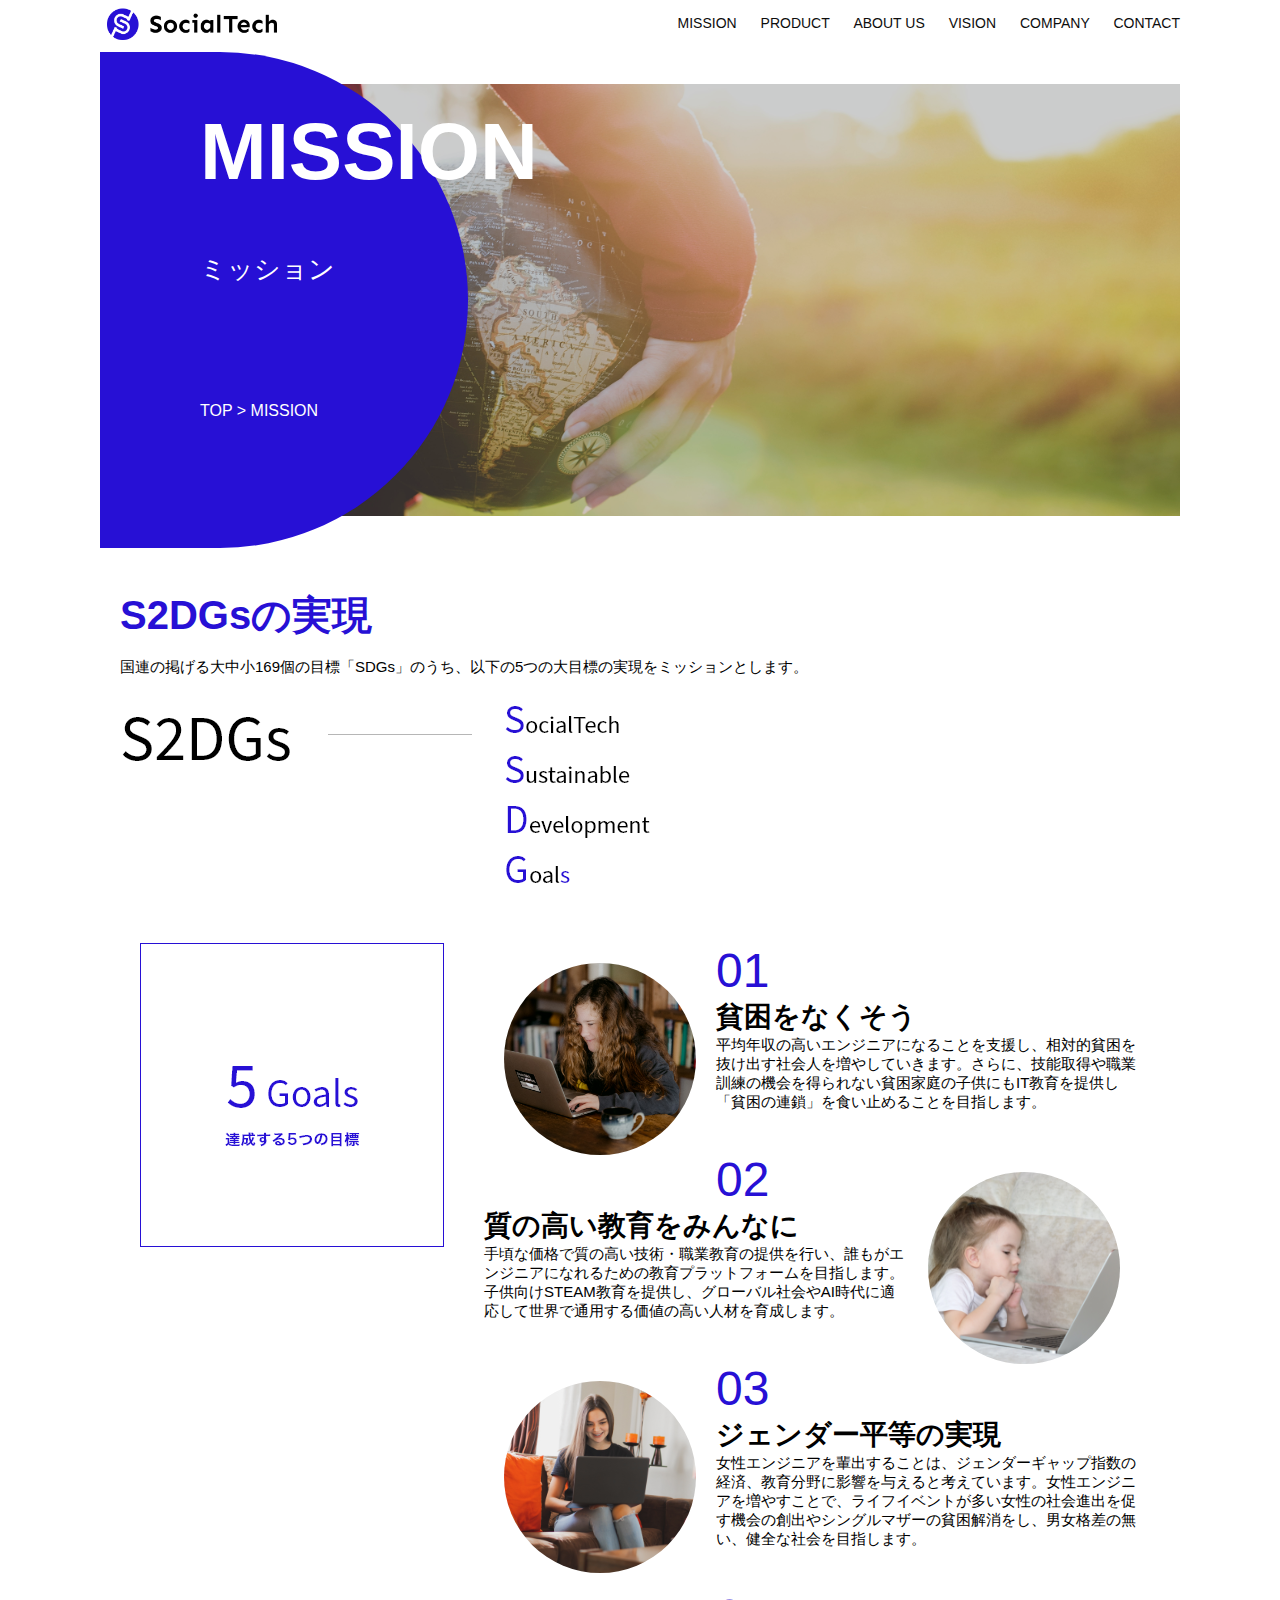
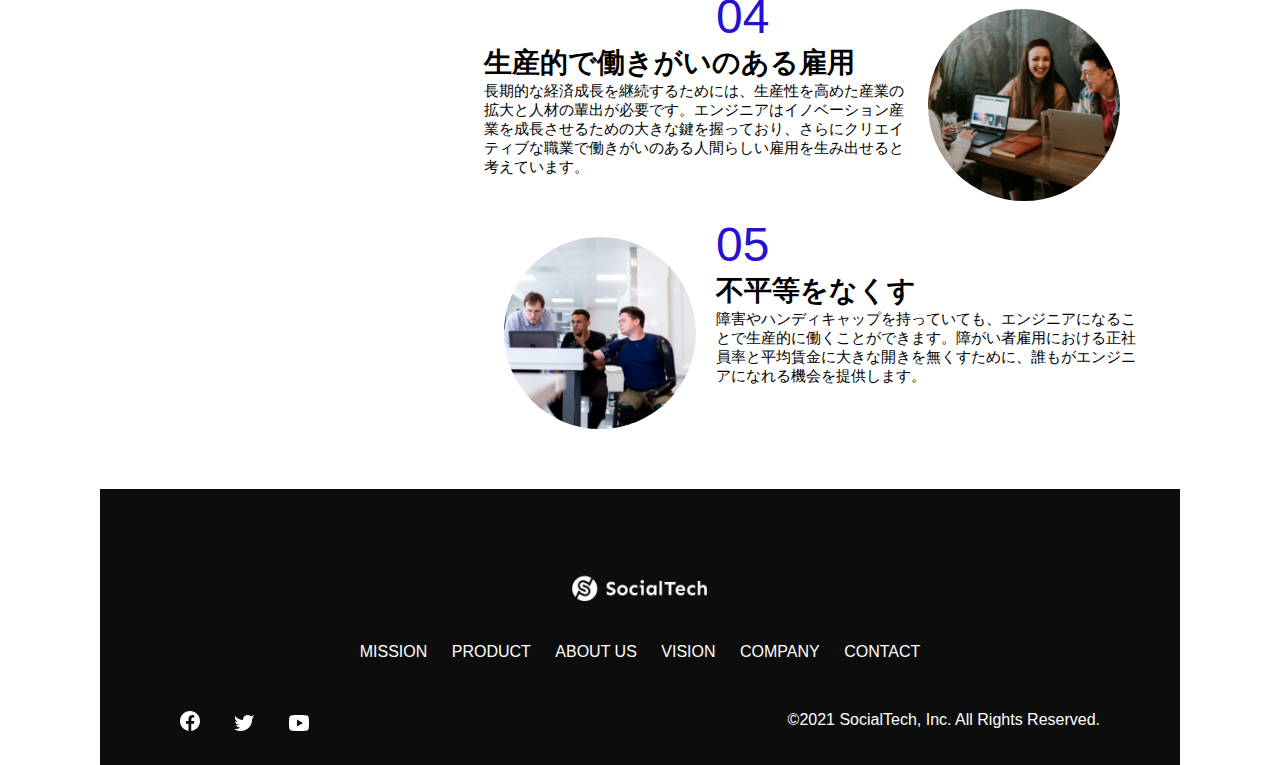
<file: kadai_tutorial_output/socialtech/mission.html>
<!DOCTYPE html>
<html>
    <head>
        <title>SocialTech - MISSION ミッション -</title>
        <meta charset="utf-8">
        <meta name="description" content="SocialTechが目指す5つの目標（S2DGs）を紹介します">
        <meta name="viewport" content="width=device-width, initial-scale=1.0">
        <link rel="stylesheet" href="style.css">
    </head>
    <body>
        <header>
            <a href="index.html" id="logo"><img src="images/logo.png" alt="トップページに戻る"></a>
            <nav id="nav-pc">
                <a href="mission.html">MISSION</a>
                <a href="product.html">PRODUCT</a>
                <a href="index.html#aboutus">ABOUT US</a>
                <a href="index.html#vision">VISION</a>
                <a href="index.html#company">COMPANY</a>
                <a href="index.html#contact">CONTACT</a>
            </nav>
            <img id="menu-sp" src="images/button-menu.png" alt="ナビゲーションを開く" onclick="document.getElementById('nav-sp').style.display = 'block'">
            <nav id="nav-sp">
                <img id="close" src="images/button-close.png" alt="ナビゲーションを閉じる" onclick="document.getElementById('nav-sp').style.display = 'none'">
                <a id="logo-sp" href="index.html" onclick="document.getElementById('nav-sp').style.display = 'none'">
                    <img src="images/logo-sp.png" alt="トップページに戻る">
                </a>
                <a class="menu" href="mission.html" onclick="document.getElementById('nav-sp').style.display = 'none'">MISSION</a>
                <a class="menu" href="product.html" onclick="document.getElementById('nav-sp').style.display = 'none'">PRODUCT</a>
                <a class="menu" href="index.html#aboutus" onclick="document.getElementById('nav-sp').style.display = 'none'">ABOUTUS</a>
                <a class="menu" href="index.html#vision" onclick="document.getElementById('nav-sp').style.display = 'none'">VISION</a>
                <a class="menu" href="index.html#company" onclick="document.getElementById('nav-sp').style.display = 'none'">COMPANY</a>
                <a class="menu" href="index.html#contact" onclick="document.getElementById('nav-sp').style.display = 'none'">CONTACT</a>
                <div id="sns">
                    <a href="https://www.facebook.com/sejuku2013"><img src="images/button-facebook.png" alt="Facebookのリンク"></a>
                    <a href="https://twitter.com/samuraijuku"><img src="images/button-twitter.png" alt="Twitterのリンク"></a>
                    <a href="https://www.youtube.com/channel/UCCFOQO5aDK0xXam4cUQXT8g"><img src="images/button-youtube.png" alt="YouTubeのリンク"></a>
                </div>
            </nav>
        </header>
        <main>
            <article>
                <section id="mission-main">
                    <div id="mission-title">
                        <h1>MISSION</h1>
                        <span>ミッション</span>
                        <div>TOP > MISSION</div>
                    </div>
                </section>
                <section id="mission-s2dgs">
                    <h2 class="mission-h2">S2DGsの実現</h2>
                    <p>国連の掲げる大中小169個の目標「SDGs」のうち、以下の5つの大目標の実現をミッションとします。</p>
                    <img src="images/mission/mission-s2dgs.png" alt="S2DGs">
                </section>
                <section id="mission-5goals">
                    <div>
                        <img id="s2dgs-image" src="images/mission/mission-5goals.png" alt="5Goals">
                    </div>
                    <div>
                        <div>
                            <img class="fivegoals-image-left" src="images/mission/mission-5goals01.png" alt="PCを操作する女の子">
                            <span class="fivegoals-number">01</span>
                            <h3 class="fivegoals-h3">貧困をなくそう</h3>
                            <p class="fivegoals-p">平均年収の高いエンジニアになることを支援し、相対的貧困を抜け出す社会人を増やしていきます。さらに、技能取得や職業訓練の機会を得られない貧困家庭の子供にもIT教育を提供し「貧困の連鎖」を食い止めることを目指します。</p>
                        </div>
                        <div>
                            <img class="fivegoals-image-right" src="images/mission/mission-5goals02.png" alt="PCを見つめる小さい女の子">
                            <span class="fivegoals-number">02</span>
                            <h3 class="fivegoals-h3">質の高い教育をみんなに</h3>
                            <p class="fivegoals-p">手頃な価格で質の高い技術・職業教育の提供を行い、誰もがエンジニアになれるための教育プラットフォームを目指します。子供向けSTEAM教育を提供し、グローバル社会やAI時代に適応して世界で通用する価値の高い人材を育成します。</p>
                        </div>
                        <div>
                            <img class="fivegoals-image-left" src="images/mission/mission-5goals03.png" alt="PCを操作する女性">
                            <span class="fivegoals-number">03</span>
                            <h3 class="fivegoals-h3">ジェンダー平等の実現</h3>
                            <p class="fivegoals-p">女性エンジニアを輩出することは、ジェンダーギャップ指数の経済、教育分野に影響を与えると考えています。女性エンジニアを増やすことで、ライフイベントが多い女性の社会進出を促す機会の創出やシングルマザーの貧困解消をし、男女格差の無い、健全な社会を目指します。</p>
                        </div>
                        <div>
                            <img class="fivegoals-image-right" src="images/mission/mission-5goals04.png" alt="笑顔で話し合う3人の男女">
                            <span class="fivegoals-number">04</span>
                            <h3 class="fivegoals-h3">生産的で働きがいのある雇用</h3>
                            <p class="fivegoals-p">長期的な経済成長を継続するためには、生産性を高めた産業の拡大と人材の輩出が必要です。エンジニアはイノベーション産業を成長させるための大きな鍵を握っており、さらにクリエイティブな職業で働きがいのある人間らしい雇用を生み出せると考えています。</p>
                        </div>
                        <div>
                            <img class="fivegoals-image-left" src="images/mission/mission-5goals05.png" alt="障害を持つ男性が生き生きと働く様子">
                            <span class="fivegoals-number">05</span>
                            <h3 class="fivegoals-h3">不平等をなくす</h3>
                            <p class="fivegoals-p">障害やハンディキャップを持っていても、エンジニアになることで生産的に働くことができます。障がい者雇用における正社員率と平均賃金に大きな開きを無くすために、誰もがエンジニアになれる機会を提供します。</p>
                        </div>
                    </div>
                </section>
            </article>
            <footer>
                <div id="footer-logo">
                    <img src="images/logo-sp.png" alt="SocialTech">
                </div>
                <div id="footer-link">
                    <a href="mission.html">MISSION</a>
                    <a href="product.html">PRODUCT</a>
                    <a href="index.html#aboutus">ABOUT US</a>
                    <a href="index.html#vision">VISION</a>
                    <a href="index.html#company">COMPANY</a>
                    <a href="index.html#contact">CONTACT</a>
                </div>
                <div id="sns-footer">
                    <a href="https://www.facebook.com/sejuku2013"><img src="images/button-facebook.png" alt="Facebookのリンク"></a>
                    <a href="https://twitter.com/samuraijuku"><img src="images/button-twitter.png" alt="Twitterのリンク"></a>
                    <a href="https://www.youtube.com/channel/UCCFOQO5aDK0xXam4cUQXT8g"><img src="images/button-youtube.png" alt="YouTubeのリンク"></a>
                    <span id="copyright">&copy;2021 SocialTech, Inc. All Rights Reserved. </span>
                </div>
            </footer>
        </main>
    </body>
</html>
</file>
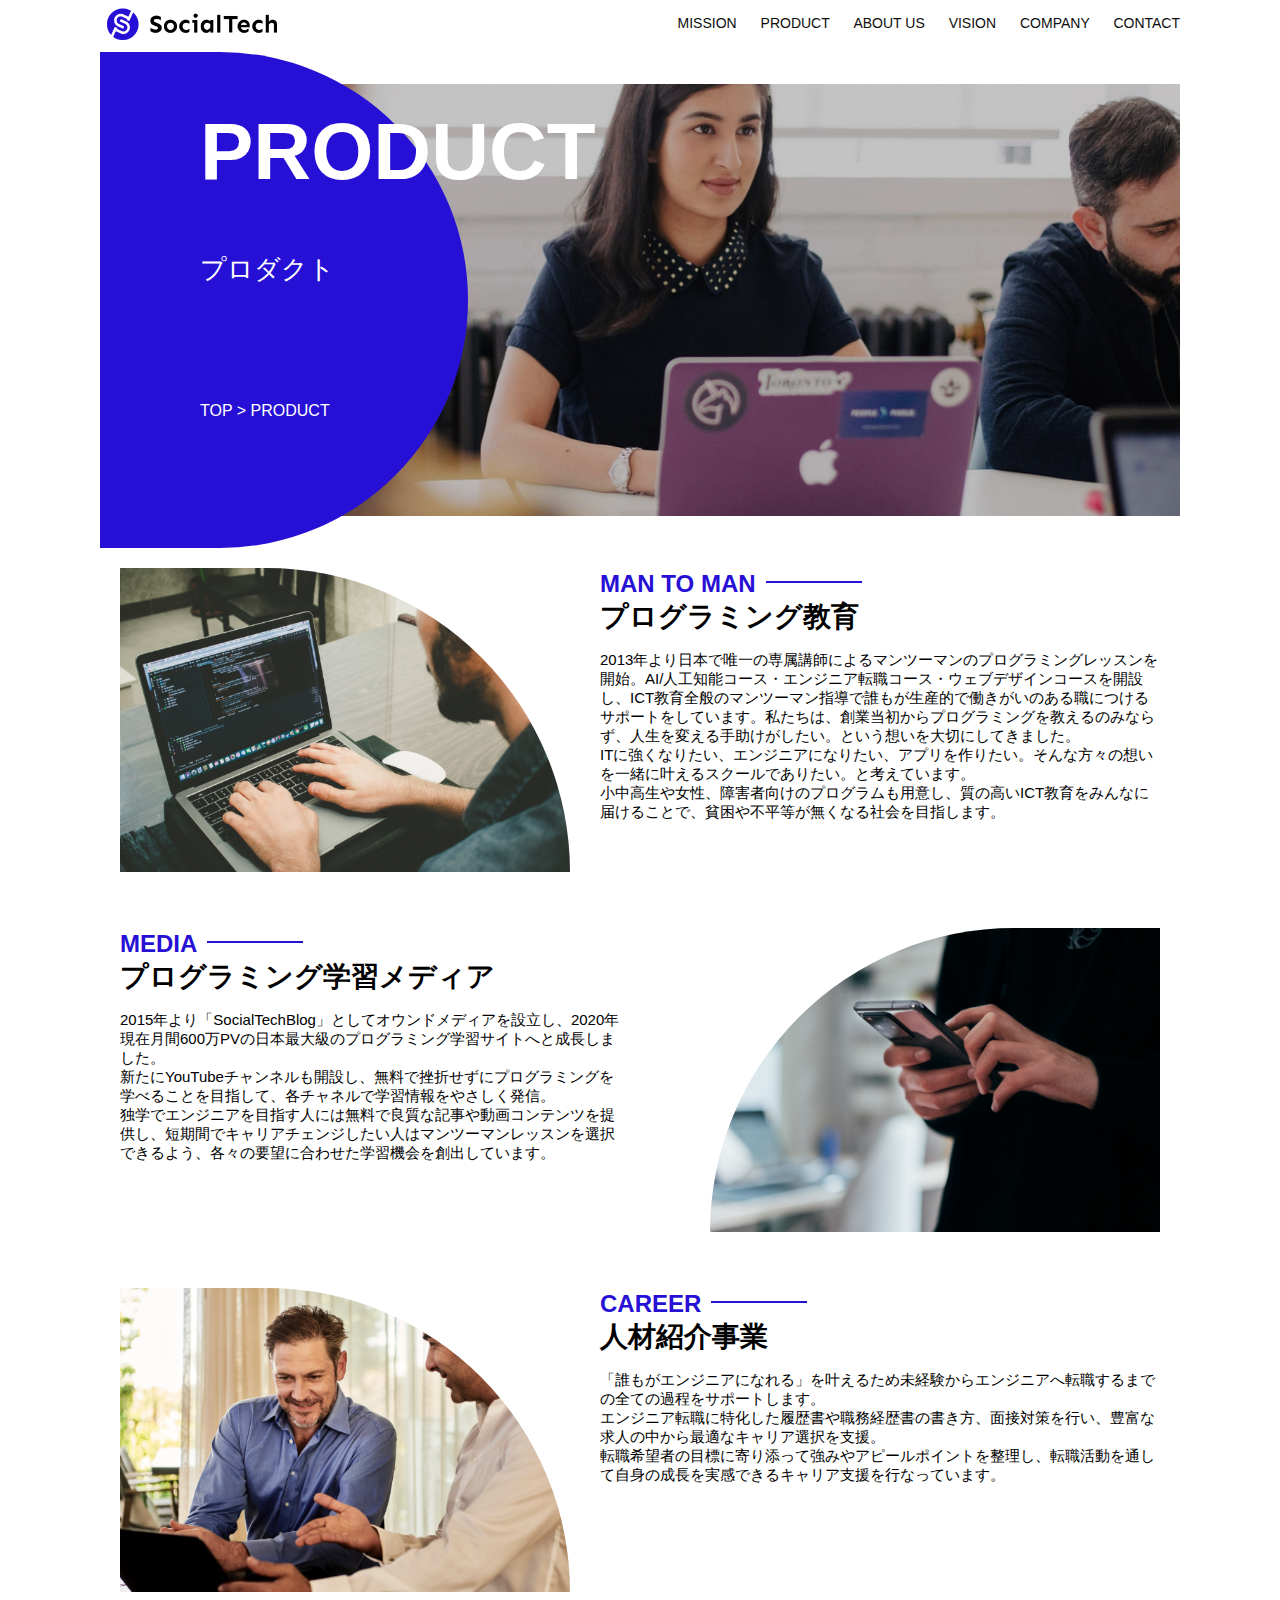
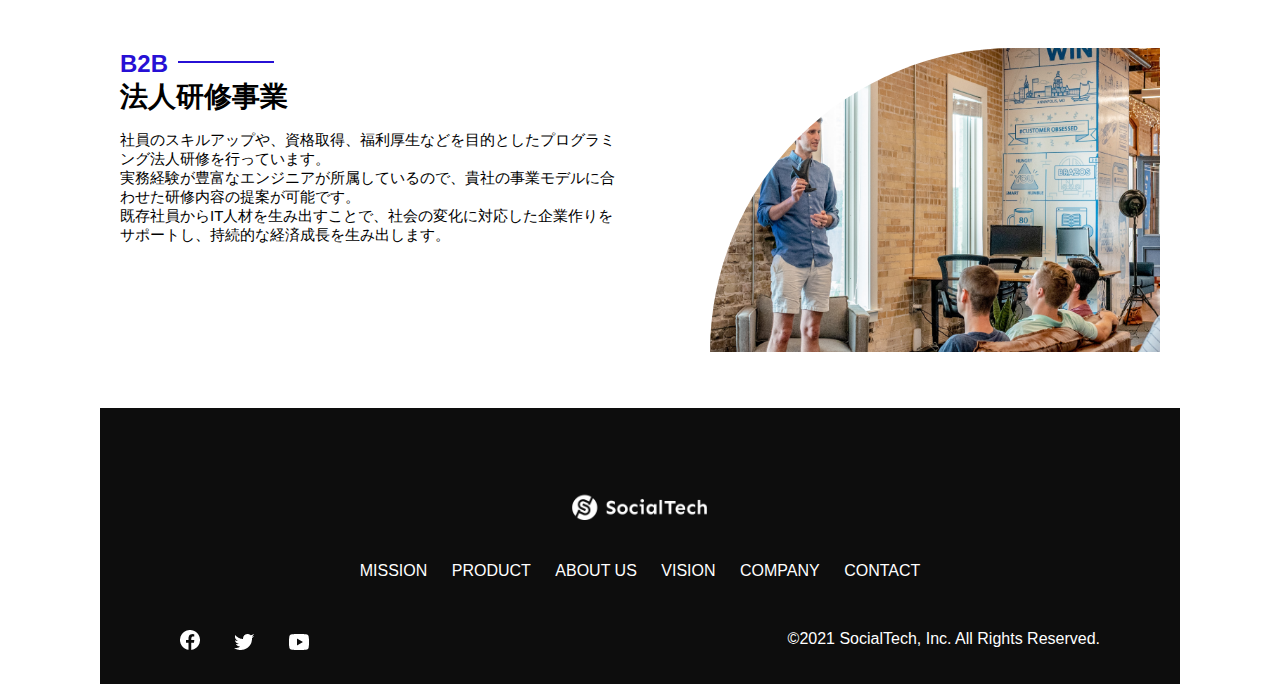
<file: kadai_tutorial_output/socialtech/product.html>
<!DOCTYPE html>
<html>
    <head>
        <title>SocialTech -PRODUCT プロダクト-</title>
        <meta charset="utf-8">
        <meta name="description" content="SocialTechの4つのプロダクトを紹介します">
        <meta name="viewport" content="width=device-width, initial-scale=1.0">
        <link rel="stylesheet" href="style.css">
    </head>
    <body>
        <header>
            <a href="index.html" id="logo"><img src="images/logo.png" alt="トップページに戻る"></a>
            <nav id="nav-pc">
                <a href="mission.html">MISSION</a>
                <a href="product.html">PRODUCT</a>
                <a href="index.html#aboutus">ABOUT US</a>
                <a href="index.html#vision">VISION</a>
                <a href="index.html#company">COMPANY</a>
                <a href="index.html#contact">CONTACT</a>
            </nav>
            <img id="menu-sp" src="images/button-menu.png" alt="ナビゲーションを開く" onclick="document.getElementById('nav-sp').style.display = 'block'">
            <nav id="nav-sp">
                <img id="close" src="images/button-close.png" alt="ナビゲーションを閉じる" onclick="document.getElementById('nav-sp').style.display = 'none'">
                <a id="logo-sp" href="index.html" onclick="document.getElementById('nav-sp').style.display = 'none'">
                    <img src="images/logo-sp.png" alt="トップページに戻る">
                </a>
                <a class="menu" href="mission.html" onclick="document.getElementById('nav-sp').style.display = 'none'">MISSION</a>
                <a class="menu" href="product.html" onclick="document.getElementById('nav-sp').style.display = 'none'">PRODUCT</a>
                <a class="menu" href="index.html#aboutus" onclick="document.getElementById('nav-sp').style.display = 'none'">ABOUTUS</a>
                <a class="menu" href="index.html#vision" onclick="document.getElementById('nav-sp').style.display = 'none'">VISION</a>
                <a class="menu" href="index.html#company" onclick="document.getElementById('nav-sp').style.display = 'none'">COMPANY</a>
                <a class="menu" href="index.html#contact" onclick="document.getElementById('nav-sp').style.display = 'none'">CONTACT</a>
                <div id="sns">
                    <a href="https://www.facebook.com/sejuku2013"><img src="images/button-facebook.png" alt="Facebookのリンク"></a>
                    <a href="https://twitter.com/samuraijuku"><img src="images/button-twitter.png" alt="Twitterのリンク"></a>
                    <a href="https://www.youtube.com/channel/UCCFOQO5aDK0xXam4cUQXT8g"><img src="images/button-youtube.png" alt="YouTubeのリンク"></a>
                </div>
            </nav>
        </header>
        <main>
            <article>
                <section id="product-main">
                    <div id="product-title">
                        <h1>PRODUCT</h1>
                        <span>プロダクト</span>
                        <div>TOP > PRODUCT</div>
                    </div>
                </section>
                <section class="product-section1">
                    <img src="images/product/product-mantoman.png" alt="PCでコードを書く男性">
                    <div>
                        <h2 class="product-h2">MAN TO MAN</h2>
                        <h3 class="product-h3">プログラミング教育</h3>
                        <p>2013年より日本で唯一の専属講師によるマンツーマンのプログラミングレッスンを開始。AI/人工知能コース・エンジニア転職コース・ウェブデザインコースを開設し、ICT教育全般のマンツーマン指導で誰もが生産的で働きがいのある職につけるサポートをしています。私たちは、創業当初からプログラミングを教えるのみならず、人生を変える手助けがしたい。という想いを大切にしてきました。<br>
                            ITに強くなりたい、エンジニアになりたい、アプリを作りたい。そんな方々の想いを一緒に叶えるスクールでありたい。と考えています。<br>
                            小中高生や女性、障害者向けのプログラムも用意し、質の高いICT教育をみんなに届けることで、貧困や不平等が無くなる社会を目指します。
                        </p>
                    </div>
                </section>
                <section class="product-section2">
                    <div>
                        <h2 class="product-h2">MEDIA</h2>
                        <h3 class="product-h3">プログラミング学習メディア</h3>
                        <p>2015年より「SocialTechBlog」としてオウンドメディアを設立し、2020年現在月間600万PVの日本最大級のプログラミング学習サイトへと成長しました。<br>
                            新たにYouTubeチャンネルも開設し、無料で挫折せずにプログラミングを学べることを目指して、各チャネルで学習情報をやさしく発信。<br>
                            独学でエンジニアを目指す人には無料で良質な記事や動画コンテンツを提供し、短期間でキャリアチェンジしたい人はマンツーマンレッスンを選択できるよう、各々の要望に合わせた学習機会を創出しています。
                        </p>
                    </div>
                    <img src="images/product/product-media.png" alt="スマートフォンを操作する人">
                </section>
                <section class="product-section1">
                    <img src="images/product/product-career.png" alt="笑顔で話し合う2人の男性">
                    <div>
                        <h2 class="product-h2">CAREER</h2>
                        <h3 class="product-h3">人材紹介事業</h3>
                        <p>「誰もがエンジニアになれる」を叶えるため未経験からエンジニアへ転職するまでの全ての過程をサポートします。<br>
                            エンジニア転職に特化した履歴書や職務経歴書の書き方、面接対策を行い、豊富な求人の中から最適なキャリア選択を支援。<br>
                            転職希望者の目標に寄り添って強みやアピールポイントを整理し、転職活動を通して自身の成長を実感できるキャリア支援を行なっています。<br>
                        </p>
                    </div>
                </section>
                <section class="product-section2">
                    <div>
                        <h2 class="product-h2">B2B</h2>
                        <h3 class="product-h3">法人研修事業</h3>
                        <p>社員のスキルアップや、資格取得、福利厚生などを目的としたプログラミング法人研修を行っています。<br>
                            実務経験が豊富なエンジニアが所属しているので、貴社の事業モデルに合わせた研修内容の提案が可能です。<br>
                            既存社員からIT人材を生み出すことで、社会の変化に対応した企業作りをサポートし、持続的な経済成長を生み出します。
                        </p>
                    </div>
                    <img src="images/product/product-b2b.png" alt="講演中の男性とそれを聴く人々">
                </section>
            </article>
            <footer>
                <div id="footer-logo">
                    <img src="images/logo-sp.png" alt="SocialTech">
                </div>
                <div id="footer-link">
                    <a href="mission.html">MISSION</a>
                    <a href="product.html">PRODUCT</a>
                    <a href="index.html#aboutus">ABOUT US</a>
                    <a href="index.html#vision">VISION</a>
                    <a href="index.html#company">COMPANY</a>
                    <a href="index.html#contact">CONTACT</a>
                </div>
                <div id="sns-footer">
                    <a href="https://www.facebook.com/sejuku2013"><img src="images/button-facebook.png" alt="Facebookのリンク"></a>
                    <a href="https://twitter.com/samuraijuku"><img src="images/button-twitter.png" alt="Twitterのリンク"></a>
                    <a href="https://www.youtube.com/channel/UCCFOQO5aDK0xXam4cUQXT8g"><img src="images/button-youtube.png" alt="YouTubeのリンク"></a>
                    <span id="copyright">&copy;2021 SocialTech, Inc. All Rights Reserved. </span>
                </div>
            </footer>
        </main>
    </body>
</html>
</file>
<file: kadai_012/style.css>
/* PC、スマホ共通スタイル */
body {
  font-family: "Source Sans Pro", "Hiragino Kaku Gothic ProN", Meiryo, Arial,
    sans-serif;
}

p {
  font-size: 15px;
}

/*================
PC用のスタイル 
=================*/
/* 横幅設定 */
body {
  max-width: 1080px;
  min-width: 960px;
  margin: 0 auto 0 auto;
}

/* ヘッダー */
header {
  display: flex;
  justify-content: space-between;
}

/* ナビゲーションのレイアウト */
#nav-pc {
  text-align: right;
  font-size: 14px;
  padding-top: 15px;
}

/* ナビゲーションのリンクの装飾設定 */
#nav-pc>a {
  text-decoration: none;
  margin-left: 20px;
}

#nav-pc>a:link {
  color: #0d0d0d;
}

#nav-pc>a:visited {
  color: #0d0d0d;
}

#nav-pc>a:hover {
  color: #0d0d0d;
  text-decoration: underline;
}

#nav-pc>a:active {
  color: #0d0d0d;
}

/* メインビジュアル*/
#main-visual {
  position: relative;
  height: 400px;
}

#main-message {
  position: absolute;
  top: 0;
  left: 0;
  background-color: #2710d5;
  color: #ffffff;
  border-radius: 0 0 476px 0;
  max-width: 620px;
  height: 100%;
  width: 100%;
  z-index: 11;
}

#main-message>h1 {
  font-size: 60px;
  font-weight: bold;
  margin: 100px 0 0 50px;
}

#main-message>p {
  font-size: 28px;
  margin: 0 0 0 50px;
}

#main-visual>img {
  max-width: 620px;
  border-radius: 476px 0 0 0;
  position: absolute;
  top: 0;
  right: 0;
  z-index: 10;
}

/* 見出し */
h2 {
  margin: 40px 0 0 0;
}

h2::after {
  content: url("images/line.png");
  margin-left: 10px;
}

h3 {
  font-size: 27px;
}

/* ミッション */
#mission {
  margin: 80px auto 80px auto;
  width: 100%;
}

#mission-flex {
  width: 100%;
  display: flex;
}

#mission-flex>div {
  width: 50%;
  margin: 20px;
}

#mission-photo {
  width: 100%;
}

#s2dgs {
  margin-top: 50px;
}

/* プロダクト */
#product {
  background-color: #fafafa;
  width: 100%;
  margin: 80px 0 80px 0;
  padding: 10px 40px 0px 40px;
}

/* 外枠 */
#product>div {
  margin-top: 40px;
  display: flex;
}

/* 左のカラム */
#product-left {
  width: 50%;
  margin-right: 20px;
}

/* 右のカラム */
#product-right {
  width: 50%;
  margin-left: 20px;
  margin-top: 80px;
}

/* 画像＋説明の枠 */
#product-left>div {
  position: relative;
  height: 480px;
  margin-right: 20px;
}

#product-right>div {
  position: relative;
  height: 480px;
  margin-left: 20px;
}

/* 画像 */
.product-photo {
  width: 100%;
}

/* 説明文の枠 */
.product-explain {
  background-color: #ffffff;
  position: absolute;
  left: 0;
  top: 280px;
  margin: 0 40px 0 40px;
  padding: 20px;
  box-shadow: 5px 5px 10px rgba(0, 0, 0, 0.05);
}

/* 説明文の英語 */
.product-explain>span {
  color: #2710d5;
  font-weight: bold;
  font-size: 16px;
  margin: 0;
}

/* 説明文の見出し */
.product-explain>h3 {
  margin: 5px 0 5px 0;
}

/* 説明文 */
.product-explain>p {
  margin: 0;
}

/* 「もっとみる」ボタン */
#product-more {
  margin: 0 auto -42px auto;
}

/* ABOUT US */
#aboutus {
  margin: 80px auto 80px auto;
}

/* 3つの組織文化と画像を入れる枠 */
#aboutus>div {
  display: flex;
}

/* 画像 */
.culture-img {
  width: 100%;
  align-self: flex-start;
}

.culture-img2 {
  margin-top: 50px;
  width: 100%;
}

/* 3つの組織文化の表 */
.culture-table {
  max-width: 500px;
  margin-right: 50px;
}

/* 番号 */
.culture-num {
  font-size: 80px;
  color: #2710d5;
  margin: 0 20px 0 0;
}

/* 組織文化英語 */
.culture-en {
  color: #2710d5;
  font-weight: bold;
  font-size: 24px;
  display: block;
}

/* 組織文化日本語 */
.culture-jp {
  font-size: 28px;
  font-weight: bold;
}

/* 説明文 */
.culture-description {
  margin: 0;
}

/* ビジョン */
#vision {
  margin: 80px auto 80px auto;
}

/* セクション内の外枠 */
#vision>div {
  width: 100%;
  display: flex;
  justify-content: space-between;
  flex-wrap: wrap;
}

/* 7つの行動指針の枠 */
.vision-box {
  width: 300px;
  height: 300px;
  margin-bottom: 30px;
  position: relative;
}

.vision-box>img {
  width: 100%;
  height: auto;
  position: absolute;
  top: 0;
  left: 0;
  z-index: 30;
}

.vision-box>span {
  position: absolute;
  top: 0;
  left: 0;
  z-index: 31;
  margin-right: 20px;
}

.vision-box>span>h4 {
  color: #2710d5;
  font-size: 19px;
  margin: 80px 0 0 0;
}

.vision-box > span > h4::first-letter {
  font-size: 40px;
}

.vision-box>span>h5 {
  font-size: 20px;
  margin: 0 0 0 0;
}

.vision-box>span>p {
  margin: 10px 0 0 0;
}

#cases {
  margin: 40px auto;
  width: 100%
}

ul {
  display: flex;
  list-style: none;
}

li {
  width: 33%;
  margin: 20px;
}

.case-card {
  background-color: #ffffff;
  min-height: 400px;
  box-shadow: 5px 5px 15px rgba(0, 0, 0, 0.2);
}

.case-img {
  width: 100%;
}

.case-info {
  padding: 10px 20px;
}

.case-name {
  color: #2710d5;
  font-size: 19px;
}

.case-content { 
  font-size: 14px;
}


/* 会社概要 */
#company {
  margin: 80px auto 80px auto;
}

#company-table {
  width: 100%;
}

.tableheader {
  text-align: left;
  padding: 20px;
  border-bottom-color: #2710d5;
  border-bottom-width: 1px;
  border-bottom-style: solid;
  width: 100px;
}

.tableheader-first {
  text-align: left;
  padding: 20px;
  border-bottom-color: #2710d5;
  border-bottom-width: 1px;
  border-bottom-style: solid;
  border-top-color: #2710d5;
  border-top-width: 1px;
  border-top-style: solid;
  width: 100px;
}

.cell {
  padding: 30px;
  border-bottom-color: #ececec;
  border-bottom-width: 1px;
  border-bottom-style: solid;
}

.cell-first {
  padding: 30px;
  border-bottom-color: #ececec;
  border-bottom-width: 1px;
  border-bottom-style: solid;
  border-top-color: #ececec;
  border-top-width: 1px;
  border-top-style: solid;
}

#company>iframe {
  width: 100%;
  height: 368px;
  margin-top: 40px;
}

/* お問い合わせ */
#contact {
  margin: 80px auto 80px auto;
}

/* 外枠 */
#contact>form>div {
  display: flex;
  flex-direction: row;
  flex-wrap: wrap;
  padding-bottom: 30px;
}

/* 左列の見出し */
.contact-heading {
  width: 240px;
  align-self: center;
}

/* 見出しのラベル */
.contact-label {
  font-weight: bold;
}

/* 必須 */
.contact-span {
  color: #ce2222;
  margin: 0 0 0 20px;
  font-weight: bold;
}

/* テキストボックス */
.contact-textbox {
  border-top: 0;
  border-left: 0;
  border-right: 0;
  border-bottom-width: 1px;
  border-bottom-color: #707070;
  border-bottom-style: solid;
  background-color: #fafafa;
  width: 400px;
  height: 56px;
}

/* お問い合わせ内容のテキストエリア */
.contact-textarea {
  border-top: 0;
  border-left: 0;
  border-right: 0;
  border-bottom-width: 1px;
  border-bottom-color: #707070;
  border-bottom-style: solid;
  background-color: #fafafa;
  width: 400px;
  height: 200px;
}

/* 個人情報の取り扱い */
details {
  width: 700px;
}

details>div {
  background-color: #fafafa;
  padding: 20px;
}

details>div>span {
  font-weight: bold;
}

/* フッター */
footer {
  background-color: #0d0d0d;
  text-align: center;
  padding: 80px 80px 30px 80px;
}

#footer-logo {
  margin-bottom: 30px;
}

#footer-link {
  margin-bottom: 50px;
}
#footer-link > a {
  text-decoration: none;
  margin: 10px;
}
#footer-link > a:link {
  color: #ffffff;
}
#footer-link > a:visited {
  color: #ffffff;
}
#footer-link > a:hover {
  color: #ffffff;
  text-decoration: underline;
}
#footer-link > a:active {
  color: #ffffff;
}

#sns-footer {
  text-align: left;
  width: 100%;
}

#sns-footer > a {
  margin-right: 30px;
}

#copyright {
  color: #ffffff;
  float: right;
}
</file>
<file: kadai_013/style.css>
/* PC、スマホ共通スタイル */
body {
  font-family: "Source Sans Pro", "Hiragino Kaku Gothic ProN", Meiryo, Arial,
    sans-serif;
}

p {
  font-size: 15px;
}

#main-visual>img {
  width: 100%;
}

/*================
PC用のスタイル 
=================*/
@media screen and (min-width: 768px) {
  /* 横幅設定 */
  body {
    max-width: 1080px;
    min-width: 960px;
    margin: 0 auto 0 auto;
  }

  /* ヘッダー */
  header {
    display: flex;
    justify-content: space-between;
  }

  /* ナビゲーションのレイアウト */
  #nav-pc {
    text-align: right;
    font-size: 14px;
    padding-top: 15px;
  }

  /* ナビゲーションのリンクの装飾設定 */
  #nav-pc>a {
    text-decoration: none;
    margin-left: 20px;
  }

  #nav-pc>a:link {
    color: #0d0d0d;
  }

  #nav-pc>a:visited {
    color: #0d0d0d;
  }

  #nav-pc>a:hover {
    color: #0d0d0d;
    text-decoration: underline;
  }

  #nav-pc>a:active {
    color: #0d0d0d;
  }

  #menu-sp {
    display: none;
  }

  #nav-sp {
    display: none;
  }
}

@media screen and (max-width: 767px) {
  body {
    min-width: 375px;
    margin: 0;
  }

  #nav-pc {
    display: none;
  }

  #menu-sp {
    float: right;
    padding: 0;
  }

  #nav-sp {
    background-color: #ce933e;
    position: absolute;
    left: 0;
    top: 0;
    height: 100%;
    width: 100%;
    display: none;
    z-index: 100;
  }

  #close {
    position: absolute;
    top: 20px;
    right: 20px;
  }

  #logo-sp {
    margin: 80px 0 30px 20px;
  }

  #nav-sp > a {
    display: block;
  }

  #nav-sp > a:link {
    color: #ffffff;
  }

  #nav-sp > a:visited {
    color: #ffffff;
  }

  #nav-sp > a:hover {
    color: #ffffff;
    text-decoration: underline;
  }

  #nav-sp > a:active {
    color: #ffffff;
  }

  #nav-sp > .menu {
    text-decoration: none;
    display: block;
    margin: 0 20px;
    height: 44px;
    font-size: 16px;
    background-image: url("images/arrow.png");
    background-repeat: no-repeat;
    background-position: right top;
  }
}
</file>
<file: kadai_tutorial_output/socialtech/style.css>
body {
    font-family: "Source Sans Pro", "Hiragino Kaku Gothic ProN", Meiryo, Arial, sans-serif;
}

p {
    font-size: 15px;
}

@media screen and (min-width: 768px) {
    body {
        max-width: 1080px;
        min-width: 960px;
        margin: 0 auto 0 auto;
    }

    header {
        display: flex;
        justify-content: space-between;
    }

    #nav-pc {
        text-align: right;
        font-size: 14px;
        padding-top: 15px;
    }

    #nav-pc > a {
        text-decoration: none;
        margin-left: 20px;
    }

    #nav-pc > a:link {
        color: #0d0d0d;
    }

    #nav-pc > a:visited {
        color: #0d0d0d;
    }

    #nav-pc > a:hover {
        color: #0d0d0d;
        text-decoration: underline;
    }

    #nav-pc > a:active {
        color: #0d0d0d;
    }

    #nav-sp, #menu-sp {
        display: none;
    }

    #main-visual {
        position: relative;
        height: 400px;
    }

    #main-message {
        position: absolute;
        top: 0;
        left: 0;
        background-color: #2710d5;
        color: #ffffff;
        border-radius: 0 0 476px 0;
        max-width: 620px;
        height: 100%;
        width: 100%;
        z-index: 11;
    }

    #main-message > h1 {
        font-size: 60px;
        font-weight: bold;
        margin: 100px 0 0 50px;
    }

    #main-message > p {
        font-size: 28px;
        margin: 0 0 0 50px;
    }

    #main-visual > img {
        max-width: 620px;
        border-radius: 476px 0 0 0;
        position: absolute;
        top: 0;
        right: 0;
        z-index: 10;
    }

    h2 {
        margin: 40px 0 0 0;
    }

    h2::after {
        content: url("images/line.png");
        margin-left: 10px;
    }

    h3 {
        font-size: 27px;
    }

    #mission {
        margin: 80px auto 80px auto;
        width: 100%;
    }

    #mission-flex {
        width: 100%;
        display: flex;
    }

    #mission-flex > div {
        width: 50%;
        margin: 20px;
    }

    #mission-photo {
        width: 100%;
    }

    #s2dgs {
        margin-top: 50px;
        width: 100%;
    }

    #product {
        background-color: #fafafa;
        margin: 80px 0 80px 0;
        padding: 10px 40px 0px 40px;
    }

    #product > div {
        margin-top: 40px;
        display: flex;
    }

    #product-left {
        width: 50%;
        margin-right: 20px; 
    }

    #product-right {
        width: 50%;
        margin-left: 20px;
        margin-top: 80px;
    }

    #product-left > div {
        position: relative;
        height: 480px;
        margin-right: 20px;
    }

    #product-right > div {
        position: relative;
        height: 480px;
        margin-left: 20px;
    }

    .product-photo {
        width: 100%;
    }

    .product-explain {
        background-color: #ffffff;
        position: absolute;
        left: 0;
        top: 280px;
        margin: 0 40px 0 40px;
        padding: 20px;
        box-shadow: 5px 5px 10px rgba(0, 0, 0, 0.05);
    }

    .product-explain > span {
        color: #2710d5;
        font-weight: bold;
        font-size: 16px;
        margin: 0;
    }

    .product-explain > h3 {
        font-size: 20px;
        margin: 5px 0 5px 0;
    }

    .product-explain > p {
        font-size: 14px;
        margin: 0;
    }

    #product-more {
        margin: 0 auto -42px auto;
    }

    #aboutus {
        margin: 80px auto 80px auto;
    }

    #aboutus > div {
        display: flex;
    }

    .culture-img {
        width: 100%;
        align-self: flex-start;
    }

    .culture-img2 {
        margin-top: 50px;
        width: 100%;
    }

    .culture-table {
        margin-right: 50px;
    }

    .culture-num {
        font-size: 80px;
        color: #2710d5;
        margin: 0 20px 0 0;
    }

    .culture-en {
        color: #2710d5;
        font-weight: bold;
        font-size: 24px;
        display: block;
    }

    .culture-jp {
        font-size: 28px;
        font-weight: bold;
    }

    .culture-description {
        margin: 0;
    }

    #vision {
        margin: 80px auto 80px auto;
    }

    #vision > div {
        width: 100%;
        display: flex;
        justify-content: space-between;
        flex-wrap: wrap;
    }

    .vision-box {
        width: 300px;
        height: 300px;
        margin-bottom: 30px;
        position: relative;
    }

    .vision-box > img {
        width: 100%;
        height: auto;
        position: absolute;
        top: 0;
        left: 0;
        z-index: 30;
    }

    .vision-box > span {
        position: absolute;
        top: 0;
        left: 0;
        z-index: 31;
        margin-right: 20px;
    }

    .vision-box > span > h4 {
        color: #2710d5;
        font-size: 19px;
        margin-top: 80px;
    }

    .vision-box > span > h4::first-letter {
        font-size: 40px;
    }

    .vision-box > span > h5 {
        font-size: 20px;
        margin: 0 0 0 0;
    }

    .vision-box > span > p {
        margin: 10px 0 0 0;
    }

    #company {
        margin: 80px auto 80px auto;
    }

    #company-table {
        width: 100%;
    }

    .tableheader {
        text-align: left;
        padding: 20px;
        border-bottom-color: #2710d5;
        border-bottom-width: 1px;
        border-bottom-style: solid;
        width: 100px;
    }

    .tableheader-first {
        text-align: left;
        padding: 20px;
        border-bottom-color: #2710d5;
        border-bottom-width: 1px;
        border-bottom-style: solid;
        border-top-color: #2710d5;
        border-top-width: 1px;
        border-top-style: solid;
        width: 100px;
    }

    .cell {
        padding: 30px;
        border-bottom-color: #ececec;
        border-bottom-width: 1px;
        border-bottom-style: solid;
    }

    .cell-first {
        padding: 30px;
        border-bottom-color: #ececec;
        border-bottom-width: 1px;
        border-bottom-style: solid;
        border-top-color: #ececec;
        border-top-width: 1px;
        border-top-style: solid;
    }

    #company > iframe {
        width: 100%;
        height: 368px;
        margin-top: 40px;
    }

    #contact {
        margin: 80px auto 80px auto;
    }

    #contact > form > div {
        display: flex;
        flex-direction: row;
        flex-wrap: wrap;
        padding-bottom: 30px;
    }

    .contact-heading {
        width: 240px;
        align-self: center;
    }

    .contact-label {
        font-weight: bold;
    }

    .contact-span {
        color: #ce2222;
        margin: 0 0 0 20px;
        font-weight: bold;
    }

    .contact-textbox {
        border-top: 0;
        border-left: 0;
        border-right: 0;
        border-bottom-width: 1px;
        border-bottom-color: #707070;
        border-bottom-style: solid;
        background-color: #fafafa;
        width: 400px;
        height: 56px;
    }

    .contact-textarea {
        border-top: 0;
        border-left: 0;
        border-right: 0;
        border-bottom-width: 1px;
        border-bottom-color: #707070;
        border-bottom-style: solid;
        background-color: #fafafa;
        width: 400px;
        height: 200px;
    }

    details {
        width: 700px;
    }

    details > div {
        background-color: #fafafa;
        padding: 20px;
    }

    details > div > span {
        font-weight: bold;
    }

    footer {
        background-color: #0d0d0d;
        text-align: center;
        padding: 80px 80px 30px 80px;
    }

    #footer-logo {
        margin-bottom: 30px;
    }

    #footer-link {
        margin-bottom: 50px;
    }

    #footer-link > a {
        text-decoration: none;
        margin: 10px;
    }

    #footer-link > a:link {
        color: #ffffff;
    }

    #footer-link > a:visited {
        color: #ffffff;
    }

    #footer-link > a:hover {
        color: #ffffff;
        text-decoration: underline;
    }

    #footer-link > a:active {
        color: #ffffff;
    }

    #sns-footer {
        text-align: left;
        width: 100%;
    }

    #sns-footer > a {
        margin-right: 30px;
    }

    #copyright {
        color: #ffffff;
        float: right;
    }

    #mission-main {
        height: 496px;
        width: 100%;
        background-image: url("images/mission/mission-main.png");
        background-repeat: no-repeat;
        background-position-y: center;
    }

    #mission-title {
        background-color: #2710d5;
        width: 368px;
        color: #ffffff;
        height: 496px;
        border-radius: 0 248px 248px 0;
        position: relative;
    }

    #mission-title > h1 {
        position: absolute;
        top: 0;
        left: 100px;
        font-size: 80px;
    }

    #mission-title > span {
        position: absolute;
        top: 200px;
        left: 100px;
        font-size: 26px;
    }

    #mission-title > div {
        position: absolute;
        top: 350px;
        left: 100px;
        font-size: 16px;
    }

    #mission-s2dgs {
        width: 100%;
        margin: 20px;
    }

    .mission-h2 {
        color: #2710d5;
        font-size: 40px;
    }

    .mission-h2::after {
        content: none;
    }

    #mission-5goals {
        margin: 20px;
        display: flex;
    }

    #mission-5goals > div {
        flex-grow: 1;
        padding: 20px;
    }

    #mission-5goals > div > div {
        margin-bottom: 40px;
    }

    .fivegoals-image-right {
        float: right;
        margin: 20px;
    }

    .fivegoals-image-left {
        float: left;
        margin: 20px;
    }

    .fivegoals-number {
        color: #2710d5;
        font-size: 48px;
        margin: 0;
    }

    .fivegoals-h3 {
        font-size: 28px;
        margin: 0;
    }

    .fivegoals-p {
        margin: 0;
    }

    #product-main {
        height: 496px;
        width: 100%;
        background-image: url("images/product/product-main.png");
        background-repeat: no-repeat;
        background-position-y: center;
    }

    #product-title {
        background-color: #2710d5;
        width: 368px;
        color: #ffffff;
        height: 496px;
        border-radius: 0 248px 248px 0;
        position: relative;
    }

    #product-title > h1 {
        position: absolute;
        top: 0;
        left: 100px;
        font-size: 80px;
    }

    #product-title > span {
        position: absolute;
        top: 200px;
        left: 100px;
        font-size: 26px;
    }

    #product-title > div {
        position: absolute;
        top: 350px;
        left: 100px;
        font-size: 16px;
    }

    .product-section1 {
        position: relative;
        margin: 20px;
        height: 340px;
    }

    .product-section1 > img {
        position: absolute;
        top: 0;
        left: 0;
        width: 450px;
        margin: 0 40px 30px 0;
        border-radius: 0 432px 0 0;
    }

    .product-section1 > div {
        position: absolute;
        top: 0;
        left: 480px;
    }

    .product-section2 {
        position: relative;
        margin: 20px;
        height: 340px;
    }

    .product-section2 > img {
        position: absolute;
        top: 0;
        right: 0;
        width: 450px;
        margin: 0 0 30px 40px;
        border-radius: 432px 0 0 0;
    }

    .product-section2 > div {
        width: 500px;
        position: absolute;
        top: 0;
        left: 0;
    }

    .product-h2 {
        color: #2710d5;
        font-size: 24px;
        margin: 0;
    }

    .product-h3 {
        font-size: 28px;
        margin: 0;
    }
}

@media screen and (max-width: 767px) {
    body {
        min-width: 375;
        margin: 0;
    }

    #nav-pc {
        display: none;
    }

    #menu-sp {
        float: right;
        padding: 0;
    }

    #nav-sp {
        background-color: #2710d5;
        position: absolute;
        top: 0;
        left: 0;
        width: 100%;
        height: 100%;
        display: none;
        z-index: 100;
    }

    #close {
        position: absolute;
        top: 20px;
        right: 20px;
    }

    #logo-sp {
        margin: 80px 0 30px 20px;
    }

    #nav-sp > a {
        display: block;
    }

    #nav-sp > a:link {
        color: #ffffff;
    }

    #nav-sp > a:visited {
        color: #ffffff;
    }

    #nav-sp > a:hover {
        color: #ffffff;
        text-decoration: underline;
    }

    #nav-sp > a:active {
        color: #ffffff;
    }

    #nav-sp > .menu {
        text-decoration: none;
        display: block;
        margin: 0 20px 0 20px;
        height: 44px;
        font-size: 16px;
        background-image: url("images/arrow.png");
        background-repeat: no-repeat;
        background-position: right top;
    }

    #sns {
        position: absolute;
        bottom: 20px;
        left: 20px;
    }

    #sns > a {
        margin-right: 30px;
    }

    #main-visual {
        position: relative;
        height: 470px;
        width: 100%;
        overflow: hidden;
    }

    #main-visual > div {
        position: absolute;
        top: 0;
        left: 0;
        background-color: #2710d5;
        color: white;
        border-radius: 0 0 476px 0;
        text-align: center;
        height: 280px;
        width: 100%;
        z-index: 11;
    }

    #main-visual > div > h1 {
        font-size: 28px;
        margin: 90px 0 0 0;
    }

    #main-visual > div > p {
        margin: 0;
    }

    #main-visual > img {
        width: 100%;
        border-radius: 476 0 0 0;
        z-index: 10;
        position: absolute;
        bottom: 0;
        right: 0;
    }

    h2::after {
        content: url("images/line.png");
        margin-left: 10px;
    }

    h3 {
        font-size: 24px;
        margin: 10px 0 0 0;
    }

    #mission {
        margin: 20px;
    }

    #mission-photo {
        width: 100%;
    }

    #s2dgs {
        width: 100%;
    }

    #product {
        background-color: #fafafa;
        padding-top: 10px;
    }

    #product h2 {
        margin-left: 20px;
    }

    #product-left, #product-right {
        margin-right: 20px;
        margin-left: 20px;
    }

    #product-left > div, #product-right > div {
        position: relative;
        height: 540px;
    }

    .product-explain {
        background-color: #ffffff;
        position: absolute;
        left: 0;
        bottom: 50px;
        padding: 20px;
        box-shadow: 5px 5px 10px rgba(0, 0, 0, 0.05);
    }

    .product-explain > span {
        color: #2710d5;
        font-weight: bold;
        font-size: 16px;
        margin: 0;
    }

    .product-explain > h3 {
        margin: 10px 0 10px 0;
    }

    .product-photo {
        width: 100%;
    }

    #product-more > img {
        margin: 0 0 -42px 20px;
    }

    #aboutus {
        margin: 80px 20px 80px 20px;
    }

    #aboutus > div {
        display: flex;
        flex-direction: column;
    }

    .culture-table {
        width: 100%;
        padding-right: 20px;
        order: 2;
    }

    .culture-img {
        width: 100%;
        order: 1;
    }

    .culture-img2 {
        width: 100%;
    }

    .culture-num {
        font-size: 80px;
        color: #2710d5;
    }

    .culture-en {
        color: #2710d5;
        font-weight: bold;
        font-size: 24px;
        display: block;
    }

    .culture-jp {
        display: block;
    }

    .culture-description {
        margin: 0;
    }

    #vision {
        margin: 80px 20px  80px 20px;
    }

    .vision-box {
        width: 300px;
        height: 300px;
        margin-bottom: 30px;
        position: relative;
    }

    .vision-box > img {
        width: 100%;
        height: auto;
        position: absolute;
        top: 0;
        left: 0;
        z-index: 30;
    }

    .vision-box > span {
        position: absolute;
        top: 0;
        left: 0;
        z-index: 31;
        margin-right: 20px;
    }

    .vision-box > span > h4 {
        color: #2710d5;
        font-size: 19px;
        margin-top: 60px 0 0 0;
    }

    .vision-box > span > h5{
        font-size: 20px;
        margin: 0 0 0 0;
    }

    .vision-box > span > p {
        margin: 10px 0 0 0;
    }

    #company {
        margin: 0 20px 0 20px;
    }

    #company > h3 {
        margin-bottom: 20px;
    }

    #company-table {
        width: 100%;
    }

    .tableheader-first {
        text-align: left;
        padding: 20px;
        border-bottom-color: #2710d5;
        border-bottom-width: 1px;
        border-bottom-style: solid;
        border-top-color: #2710d5;
        border-top-width: 1px;
        border-top-style: solid;
        width: 50px;
    }

    .tableheader {
        text-align: left;
        padding: 20px;
        border-bottom-color: #2710d5;
        border-bottom-width: 1px;
        border-bottom-style: solid;
        width: 50px;
    }

    .cell {
        padding: 20px;
        border-bottom-color: #ececec;
        border-bottom-width: 1px;
        border-bottom-style: solid;
    }

    .cell-first {
        padding: 20px;
        border-bottom-color: #ececec;
        border-bottom-width: 1px;
        border-bottom-style: solid;
        border-top-color: #ececec;
        border-top-width: 1px;
        border-top-style: solid;
    }

    #company > iframe {
        width: 100%;
        height: 240px;
        margin-top: 40px;
    }

    #contact {
        margin: 80px 20px 80px 20px;
    }

    #contact > h3 {
        margin-bottom: 20px;
    }

    #contact > form > div {
        margin-bottom: 20px;
    }

    .contact-heading {
        margin-bottom: 20px;
    }

    .contact-label {
        font-weight: bold;
    }

    .contact-span {
        color: #ce2222;
        margin: 0 0 0 20px;
        font-weight: bold;
    }

    .contact-textbox {
        height: 56px;
        border-top: 0;
        border-left: 0;
        border-right: 0;
        background-color: #fafafa;
        border-bottom-color: #707070;
        border-bottom-width: 1px;
        border-style: solid;
        min-width: 300px;
        width: 100%;
    }

    .contact-textarea {
        height: 150px;
        border-top: 0;
        border-left: 0;
        border-right: 0;
        background-color: #fafafa;
        width: 100%;
    }

    .radiobutton {
        margin-bottom: 20px;
    }

    .radiobutton + label::after {
        content: "\A";
        white-space: pre;
    }

    footer {
        background-color: #0d0d0d;
        padding: 30px 20px 50px 20px;
    }

    #footer-logo {
        margin-bottom: 30px;
    }

    #footer-link {
        margin-bottom: 50px;
    }

    #footer-link > a {
        text-decoration: none;
        margin: 0 20px 30px 0;
        display: block;
        background-image: url("images/arrow.png");
        background-repeat: no-repeat;
        background-position: right top;
    }

    #footer-link > a:link {
        color: #ffffff;
    }

    #footer-link > a:visited {
        color: #ffffff;
    }

    #footer-link > a:hover {
        color: #ffffff;
        text-decoration:  underline;
    }

    #footer-link > a:active {
        color: #ffffff;
    }

    #sns-footer > a {
        margin-right: 30px;
    }

    #copyright {
        font-size: 12px;
        display: block;
        margin-top: 30px;
        color: #ffffff;
    }

    #mission-main {
        height: 256px;
        width: 100%;
        background-image: url("images/mission/mission-main.png");
        background-repeat: no-repeat;
        background-position-y: center;
        background-size: auto 208px;
    }

    #mission-title {
        background-color: #2710d5;
        width: 136px;
        color: #ffffff;
        height: 256px;
        border-radius: 0 248px 248px 0;
        position: relative;
    }

    #mission-title > h1 {
        position: absolute;
        top: 0;
        left: 20px;
        font-size: 40px;
    }

    #mission-title > span {
        position: absolute;
        top: 110px;
        left: 20px;
        font-size: 18px;
    }

    #mission-title > div {
        position: absolute;
        top: 180px;
        left: 20px;
        font-size: 13px;
    }

    #mission-s2dgs {
        margin: 20px;
    }

    .mission-h2 {
        color: #2710d5;
        font-size: 38px;
        margin: 0;
    }

    .mission-h2::after {
        content: none;
    }

    #mission-s2dgs > img {
        width: 100%;
    }

    #mission-5goals {
        margin: 20px;
    }

    #mission-5goals > div > div {
        margin-bottom: 40px;
    }

    #s2dgs-image {
        width: 100%;
    }

    .fivegoals-image-right {
        margin: 20px auto 20px auto;
        display: block;
    }

    .fivegoals-image-left {
        margin: 20px auto 20px auto;
        display: block;
    }

    .fivegoals-number {
        color: #2710d5;
        font-size: 48px;
        margin: 0;
    }

    .fivegoals-h3 {
        font-size: 28px;
        margin: 0;
    }

    .fivegoals-p {
        margin: 0;
    }

    #product-main {
        height: 256px;
        width: 100%;
        background-image: url("images/product/product-main.png");
        background-repeat: no-repeat;
        background-position-y: center;
        background-size: auto 208px;
    }

    #product-title {
        background-color: #2710d5;
        width: 136px;
        color: #ffffff;
        height: 256px;
        border-radius: 0 248px 248px 0;
        position: relative;
    }

    #product-title > h1 {
        position: absolute;
        top: 0;
        left: 20px;
        font-size: 40px;
    }

    #product-title > span {
        position: absolute;
        top: 110px;
        left: 20px;
        font-size: 18px;
    }

    #product-title > div {
        position: absolute;
        top: 180px;
        left: 20px;
        font-size: 13px;
    }

    .product-section1 {
        margin: 20px;
    }

    .product-section1 > img {
        width: 100%;
        border-radius: 0 300px 0 0;
    }

    .product-section2 {
        margin: 20px;
        display: flex;
        flex-direction: column;
    }

    .product-section2 > img {
        order: 1;
        width: 100%;
        border-radius: 300px 0 0 0;
    }

    .product-section2 > div {
        order: 2;
    }

    .product-h2 {
        color: #2710d5;
        font-size: 24px;
        margin: 0;
    }

    .product-h3 {
        font-size: 28px;
        margin: 0;
    }
}
</file>
